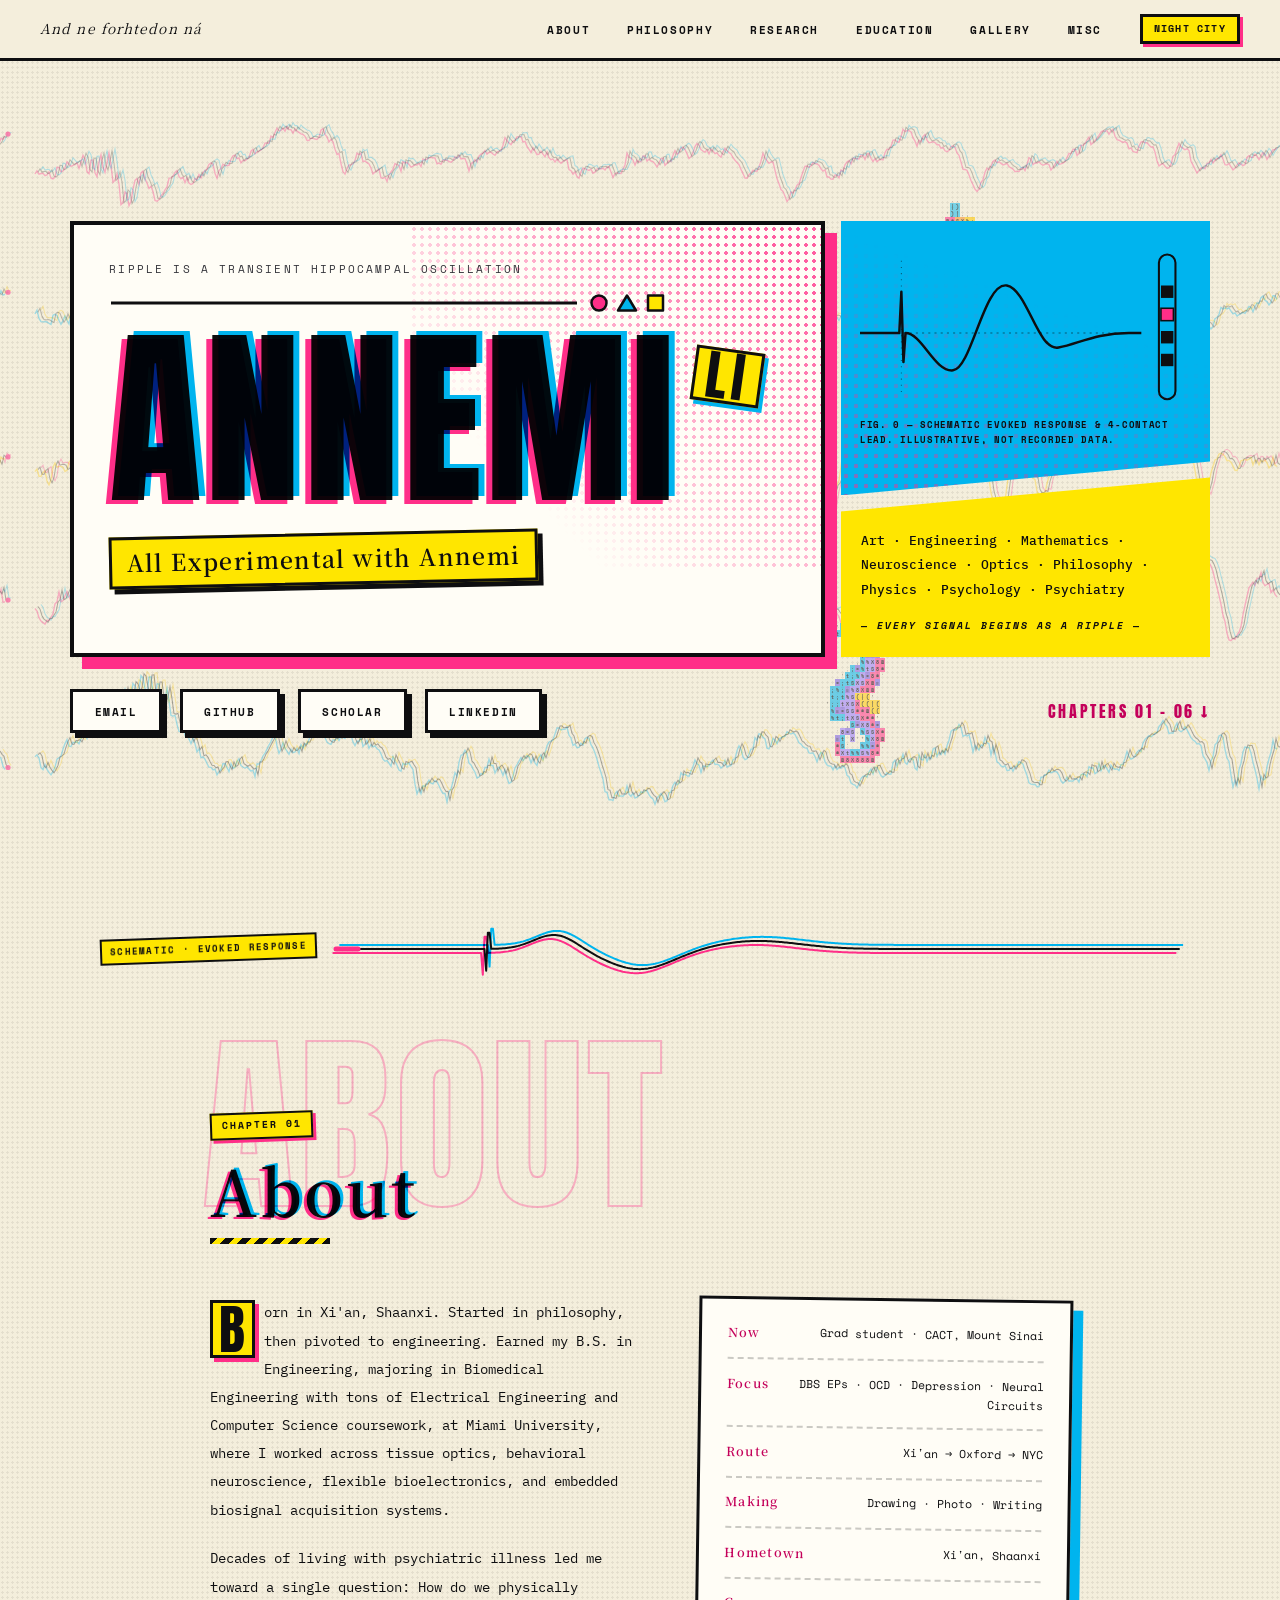
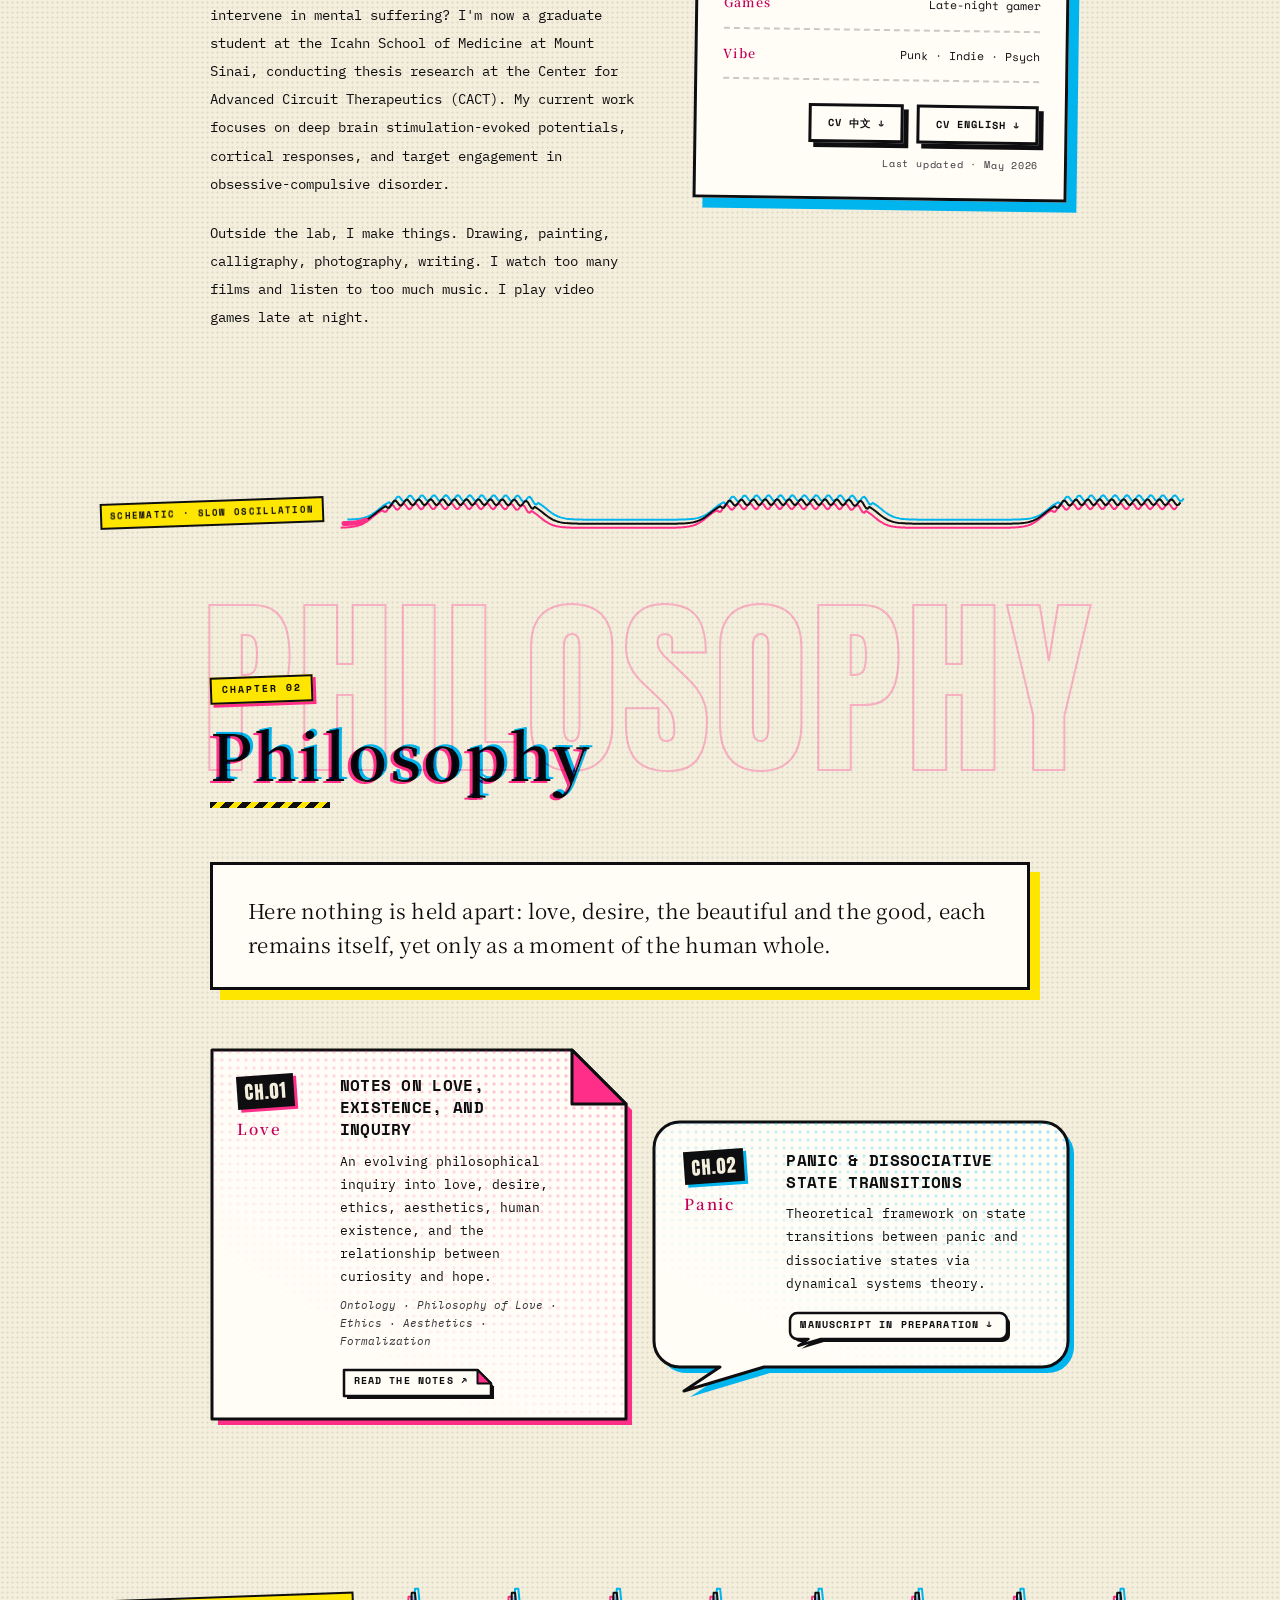
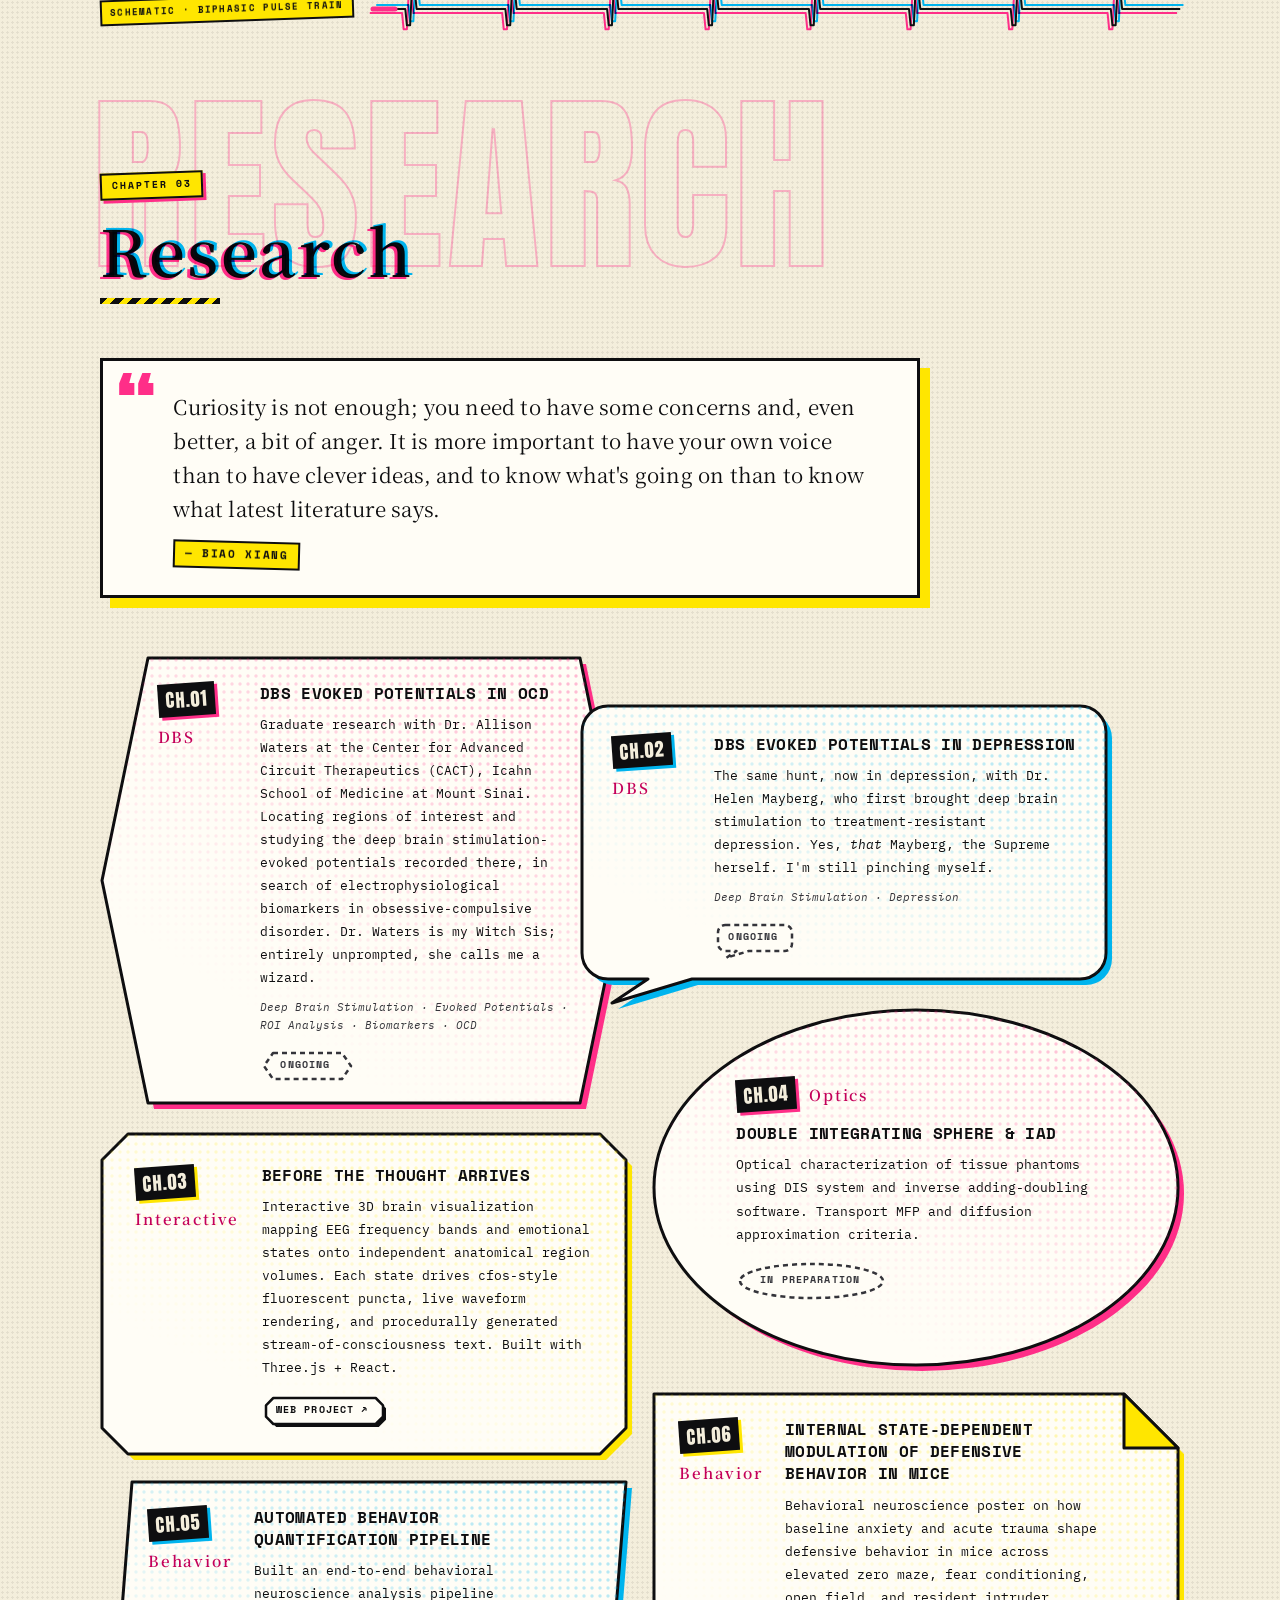
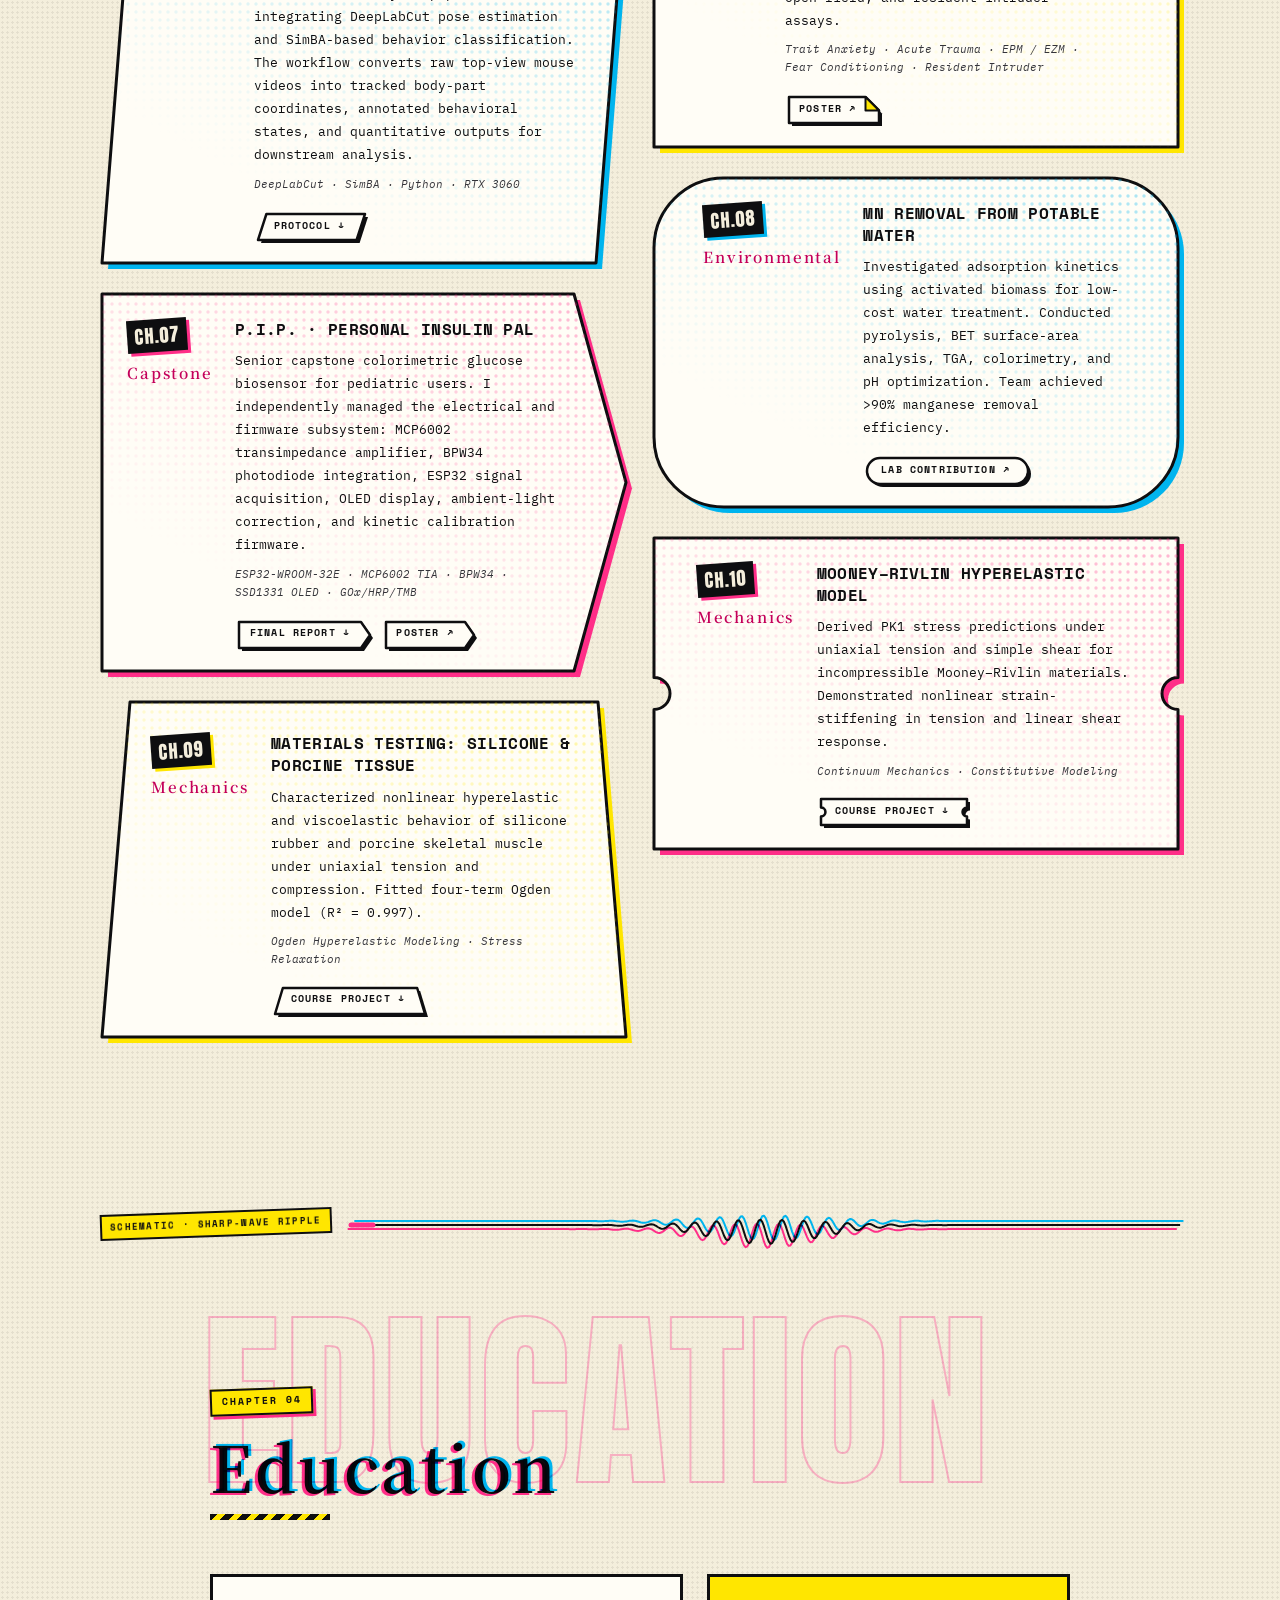
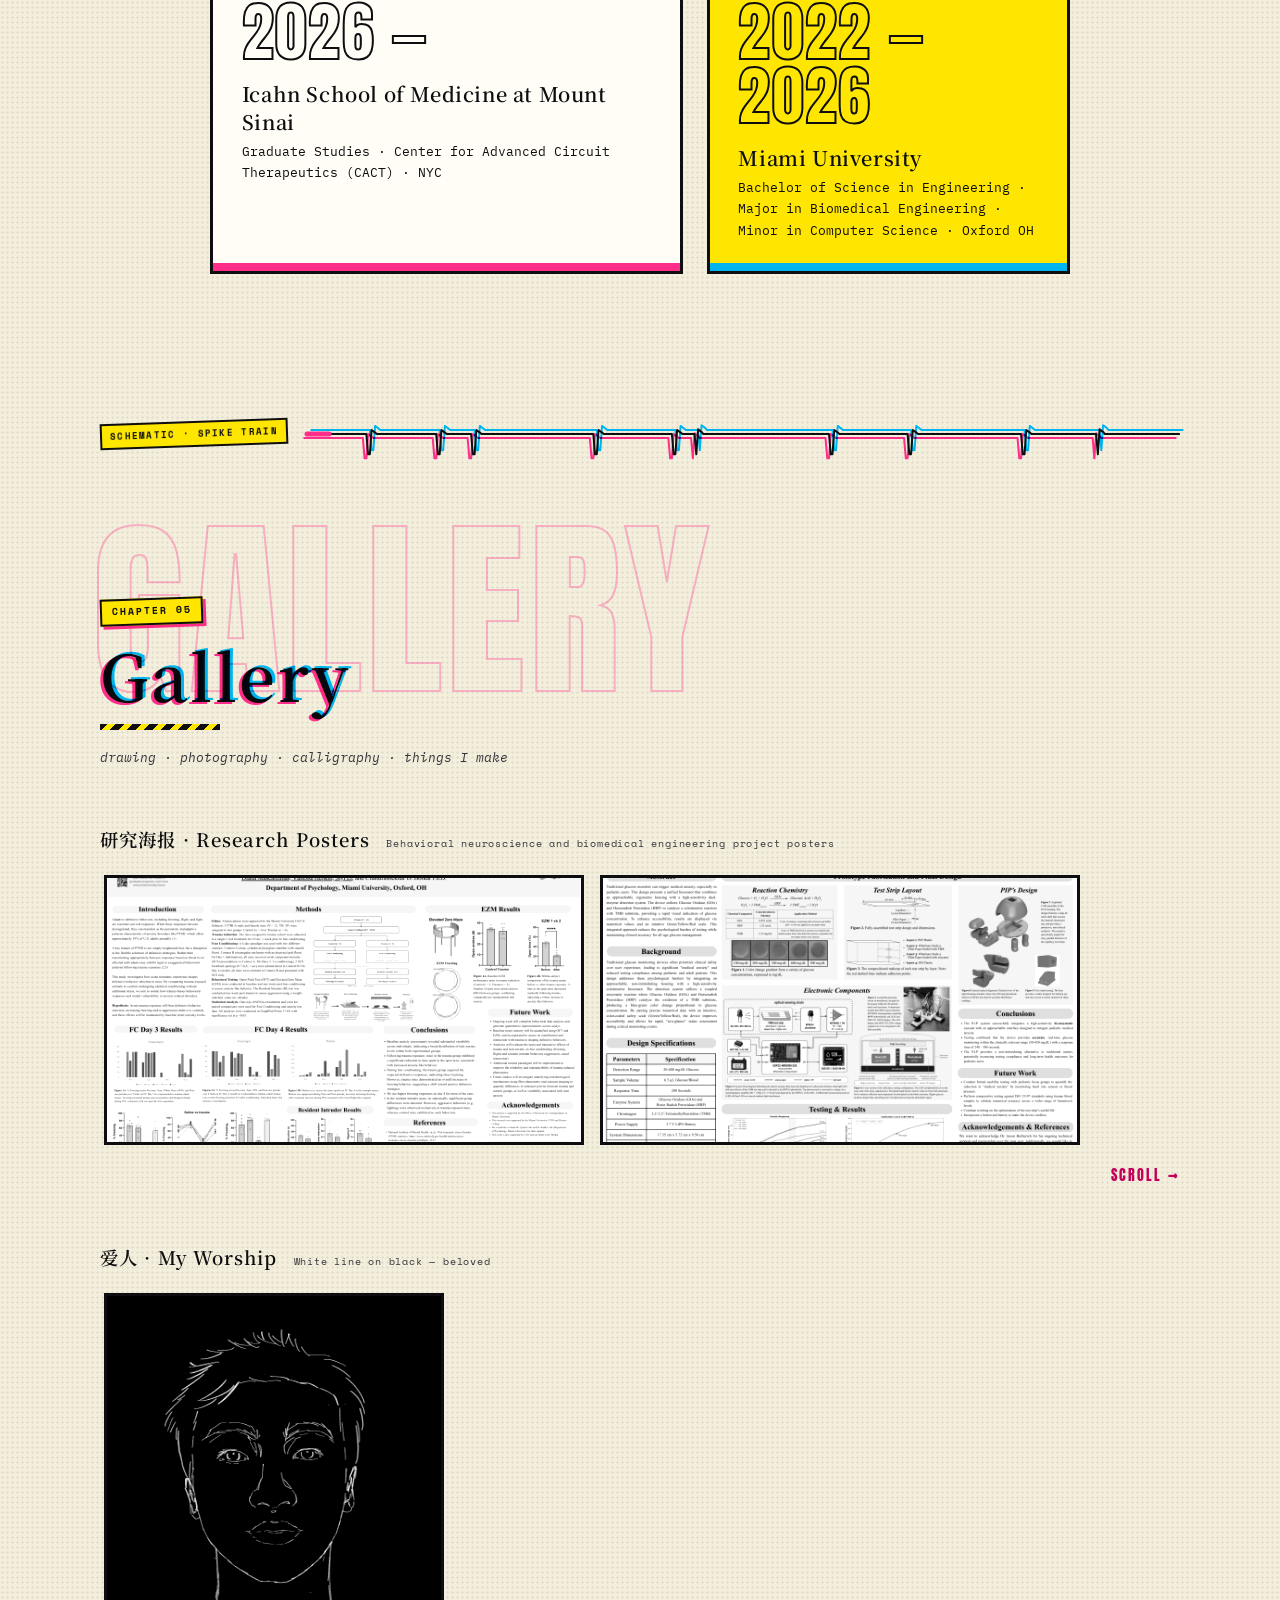
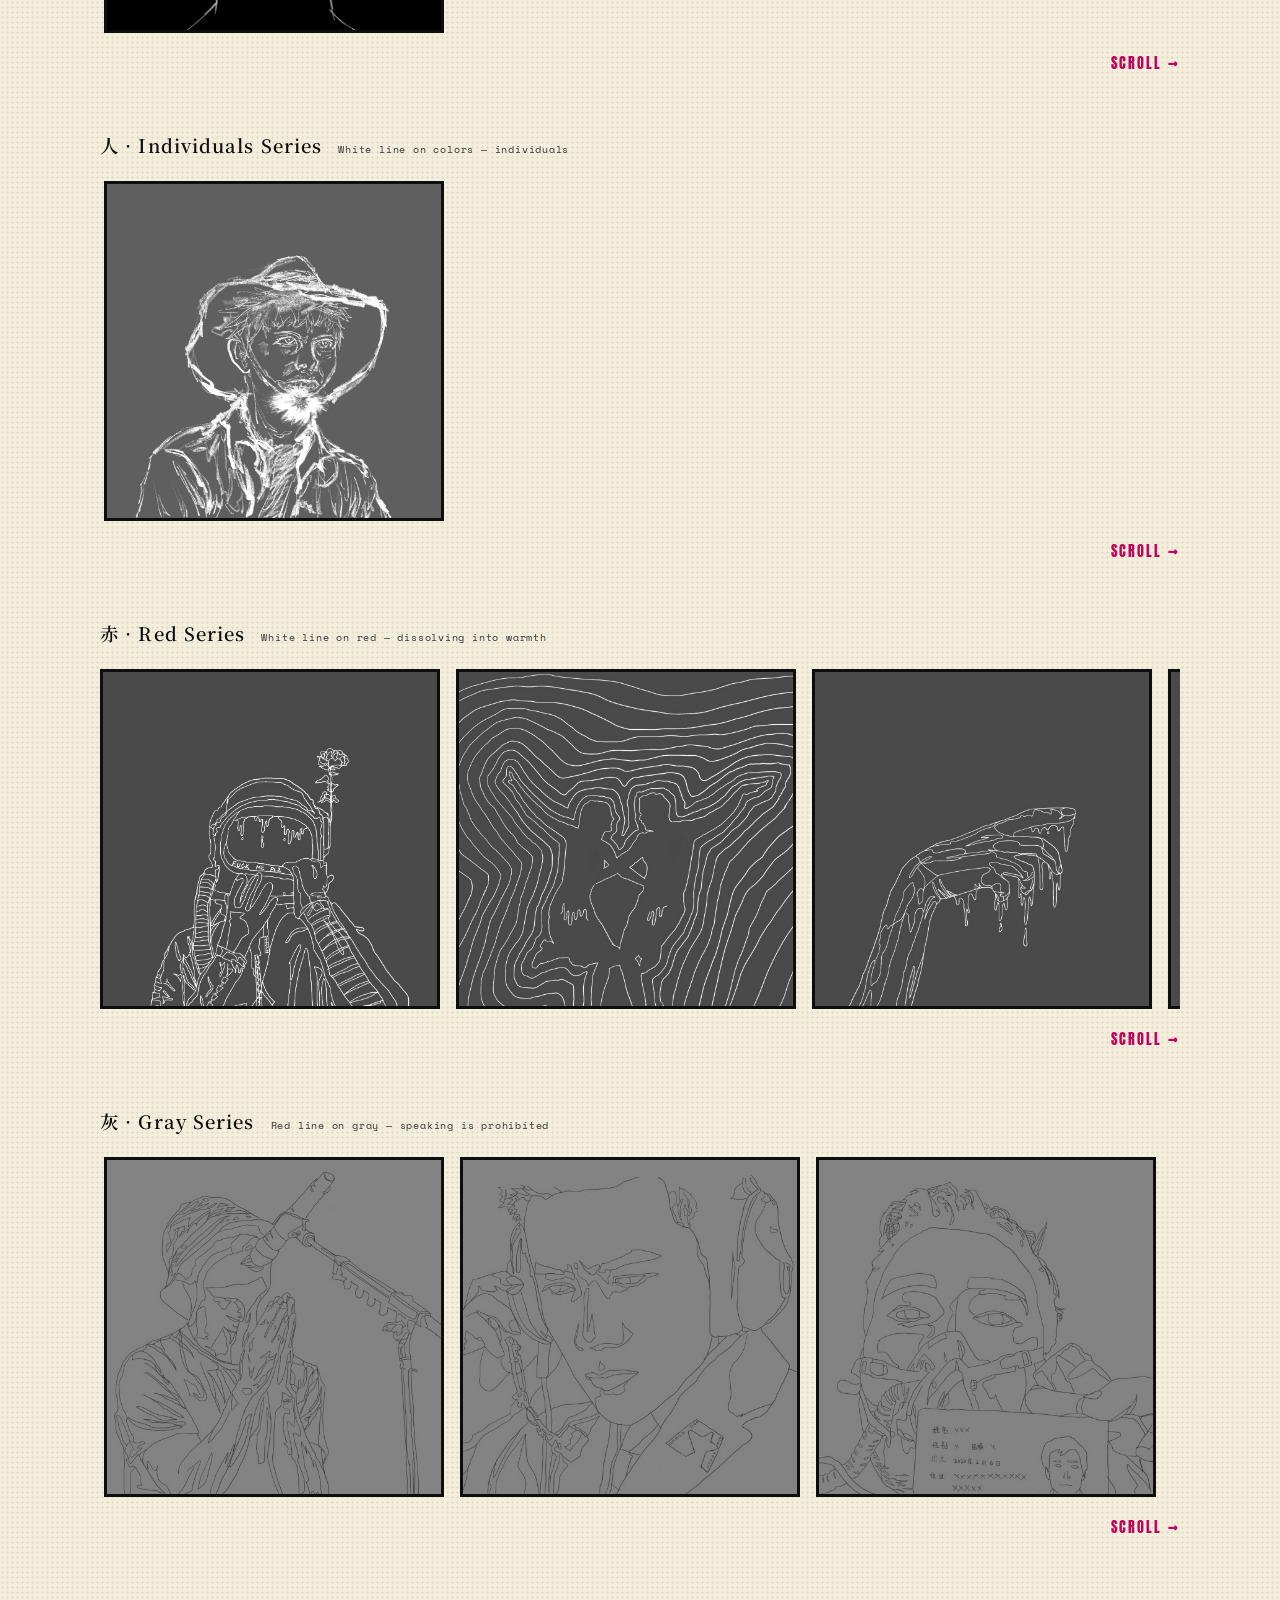
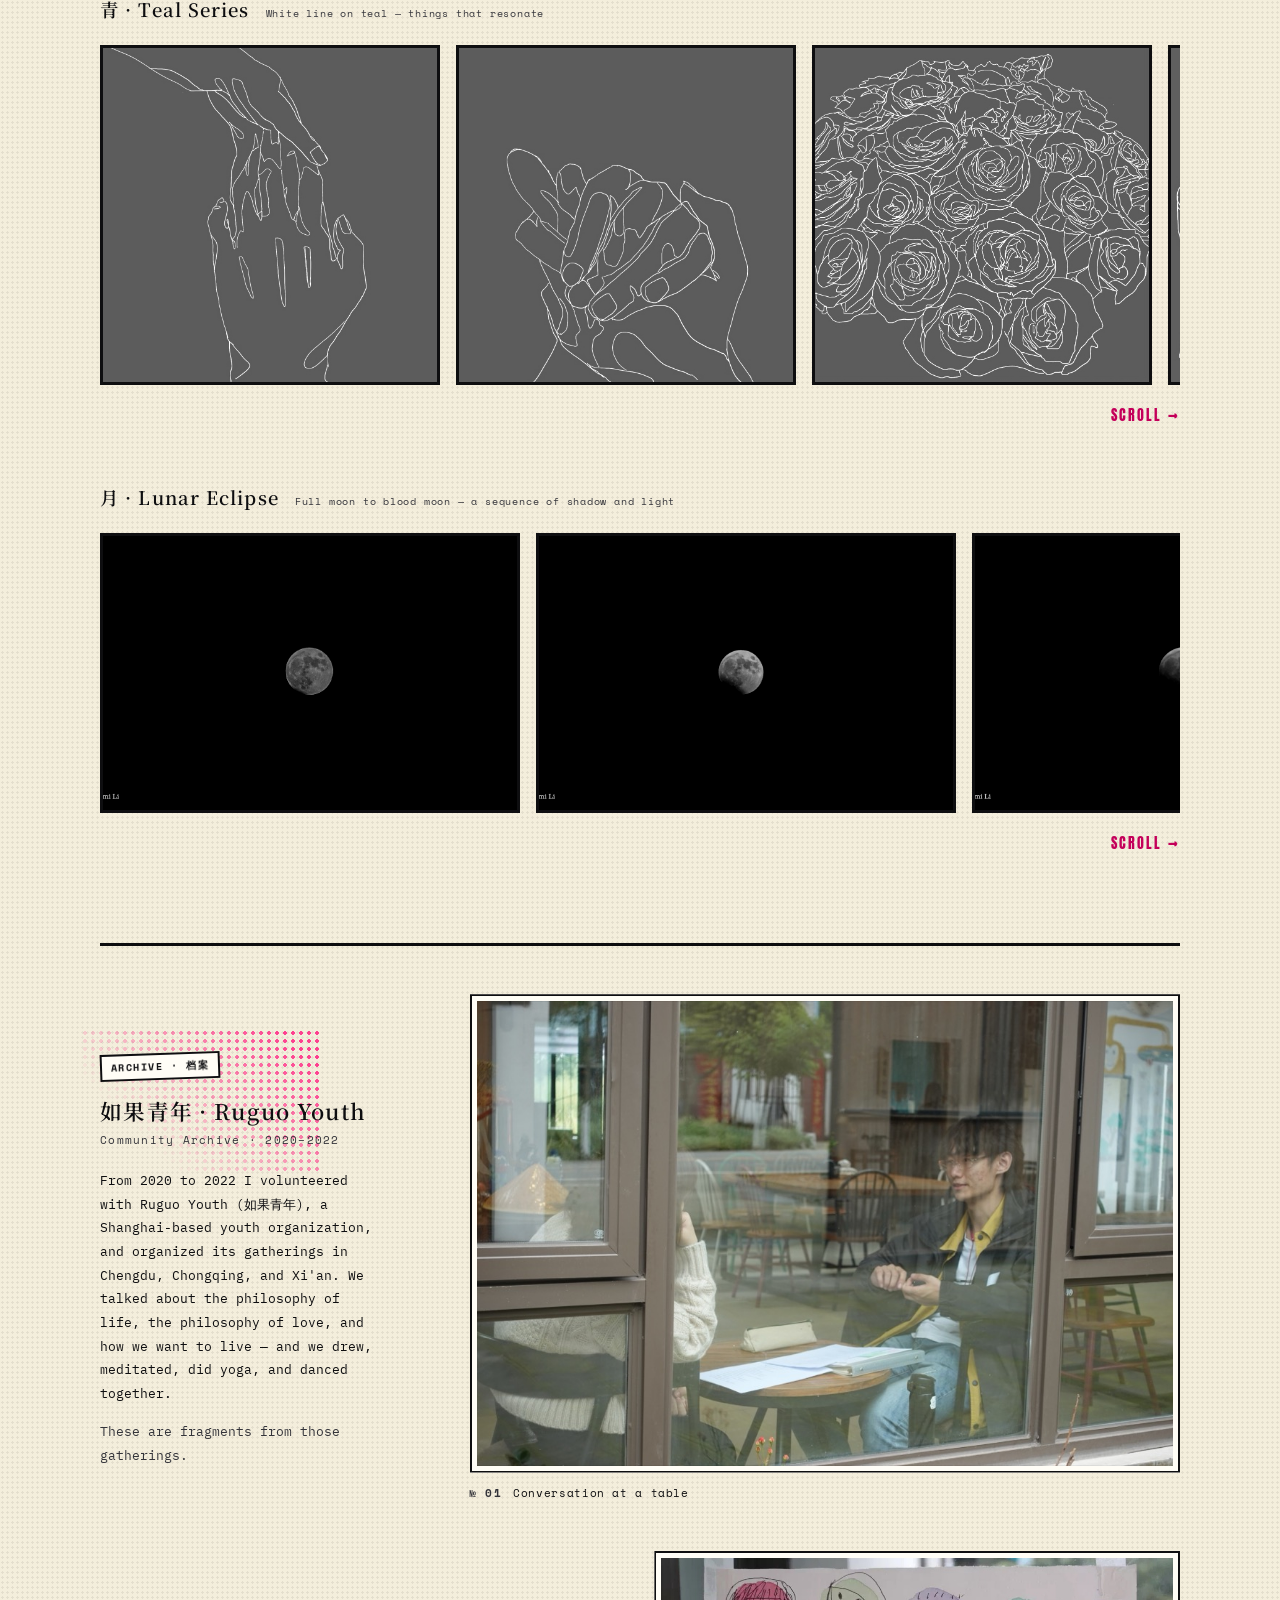
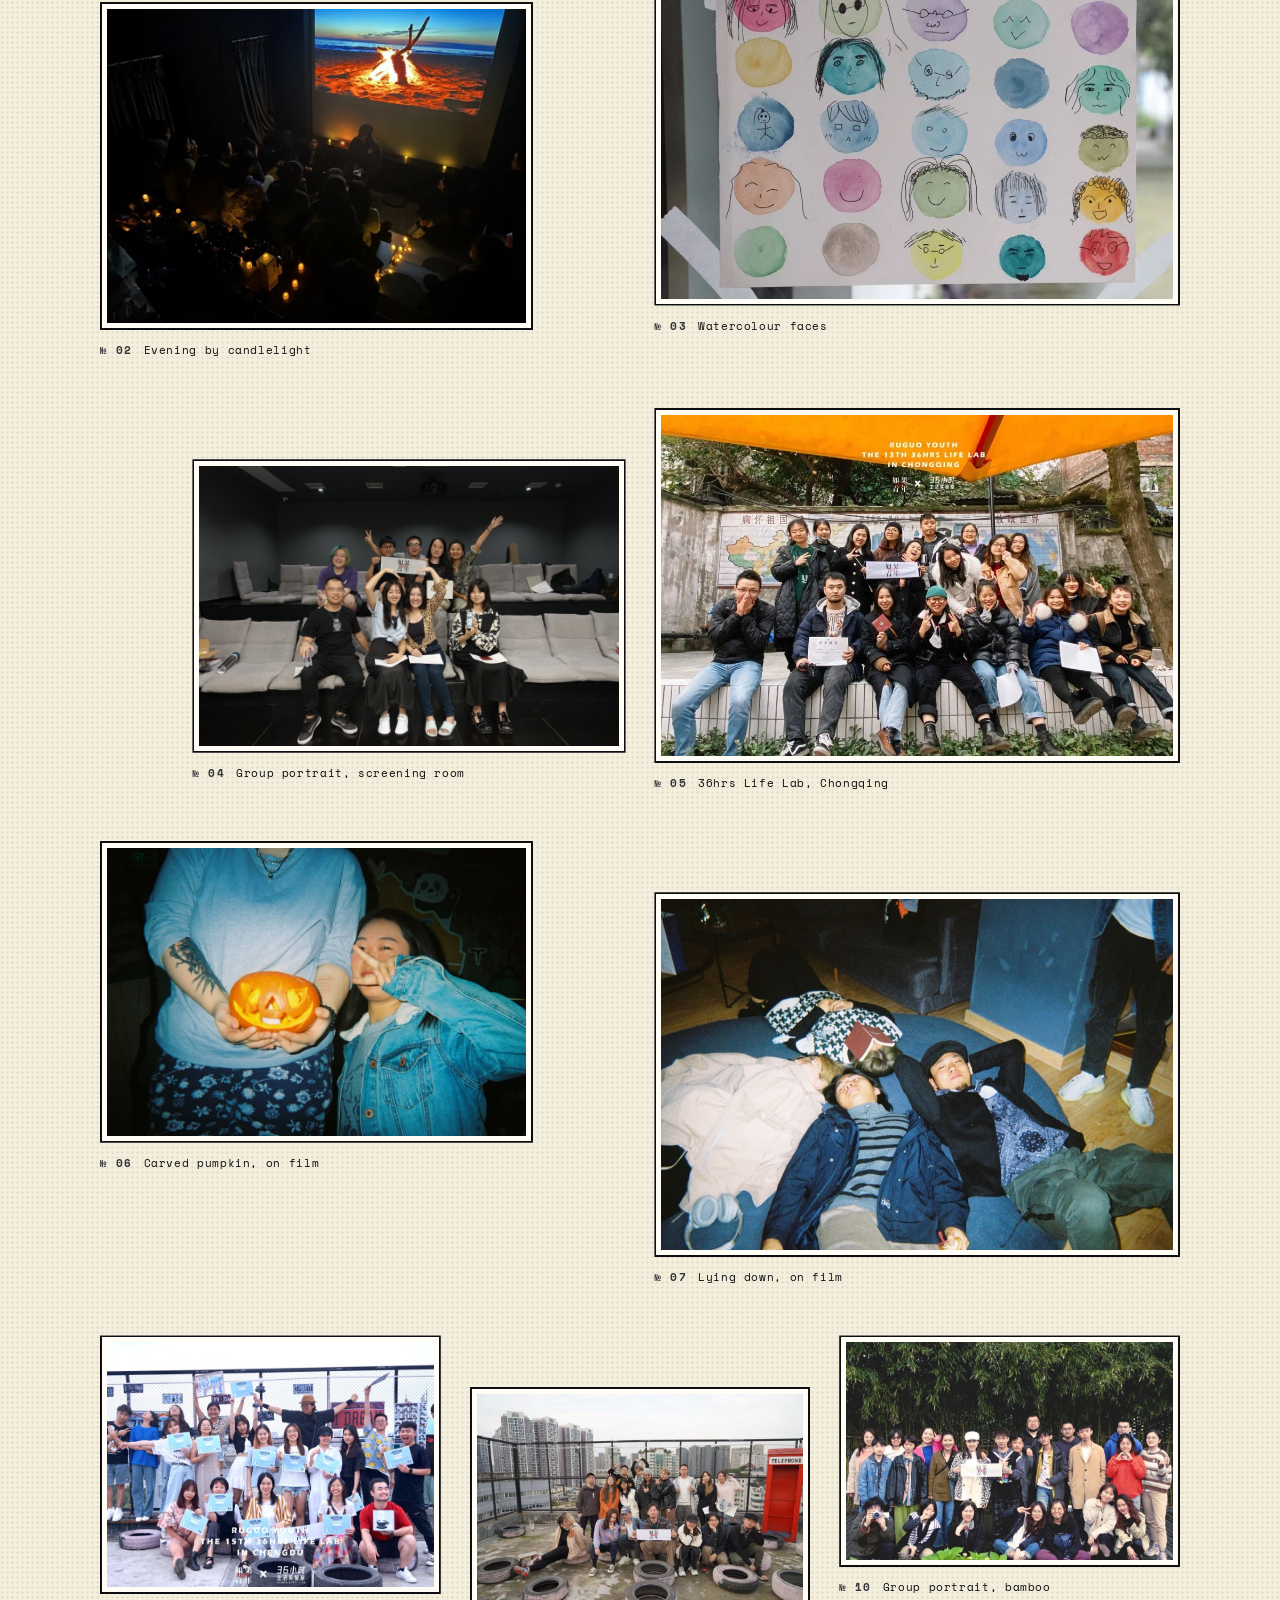
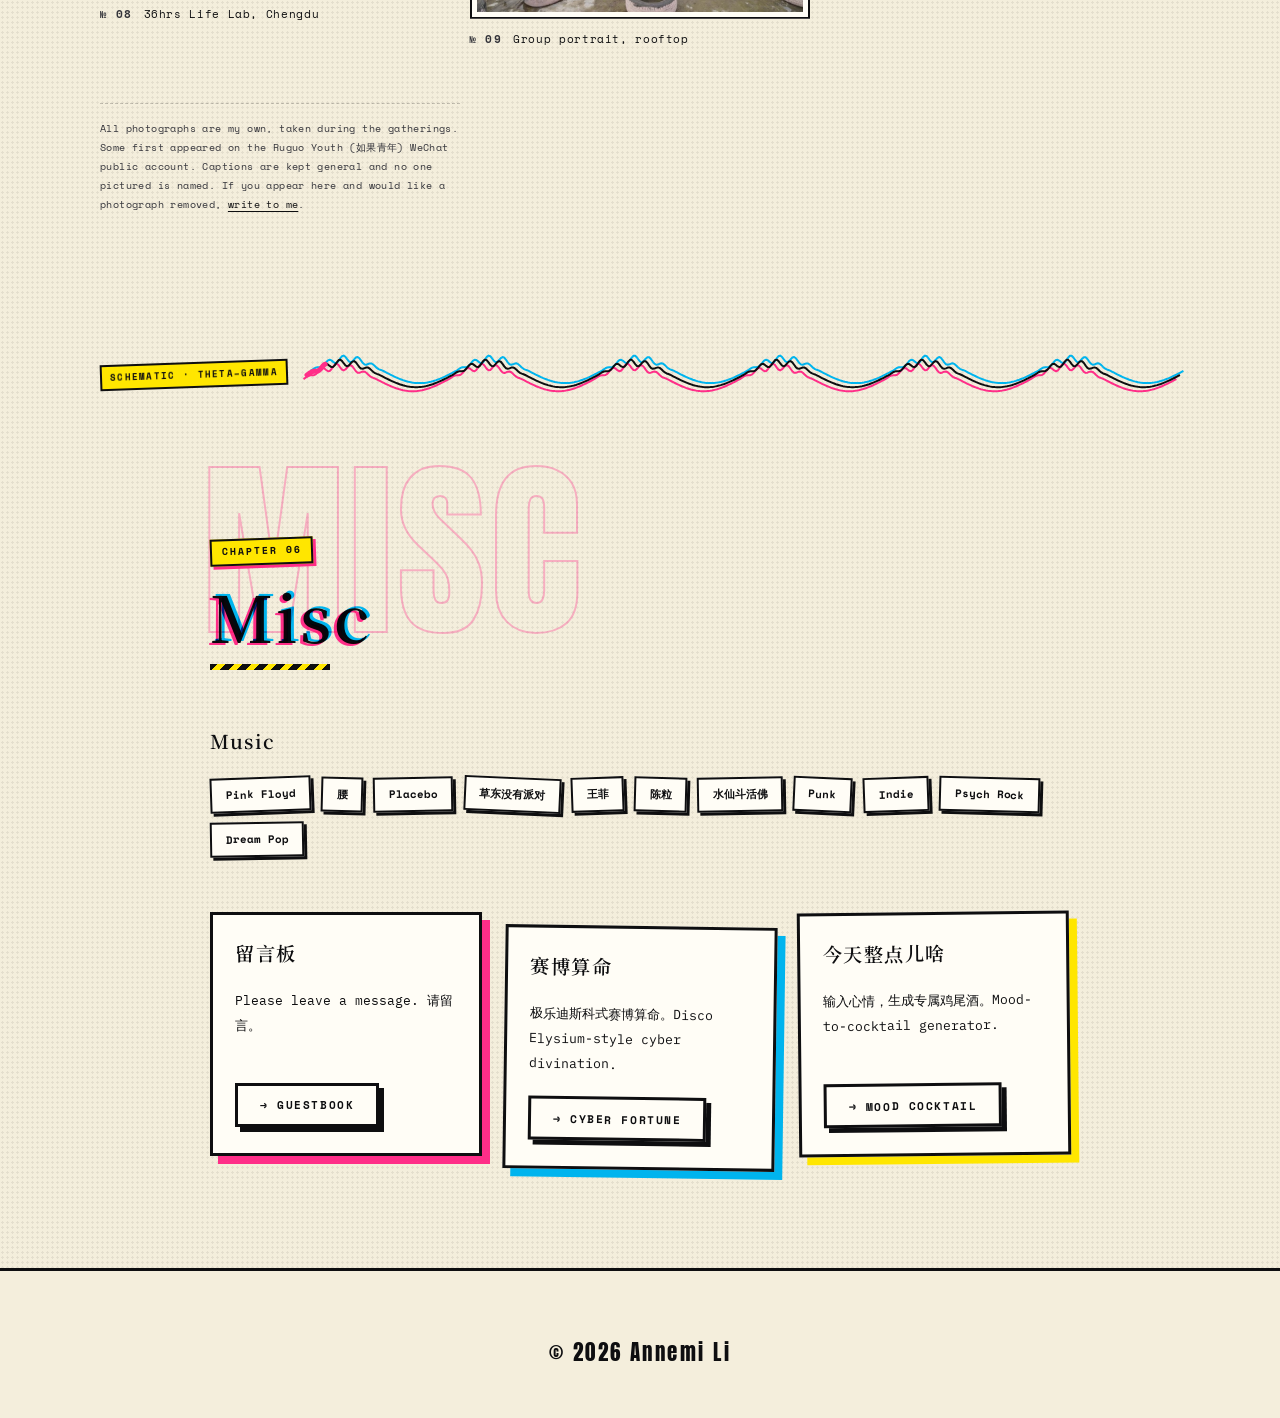
<file: index.html>
<!DOCTYPE html>
<html lang="en" data-theme="paper">
<head>
<meta charset="UTF-8">
<meta name="viewport" content="width=device-width, initial-scale=1.0">
<title>Annemi Li</title>
<meta name="description" content="Annemi Li — biomedical engineering, neuroscience, psychiatric BCI, and things I make.">
<script>
  // Before first paint: enable JS-only reveals, restore theme and motion preference.
  (function () {
    var d = document.documentElement, t = null;
    d.classList.add('js');
    try { t = localStorage.getItem('theme'); } catch (e) {}
    d.dataset.theme = t || 'paper';
    d.dataset.motion = window.matchMedia('(prefers-reduced-motion: reduce)').matches ? 'reduce' : 'full';
  })();
</script>
<link rel="preconnect" href="https://fonts.googleapis.com">
<link rel="preconnect" href="https://fonts.gstatic.com" crossorigin>
<link rel="stylesheet" href="https://fonts.googleapis.com/css2?family=Anton&family=Space+Mono:ital,wght@0,400;0,700;1,400&family=IBM+Plex+Mono:wght@300;400;500&family=Noto+Serif+SC:wght@200;300;400;600&display=swap">
<link rel="stylesheet" href="assets/frames.css?v=20261107">
</head>
<body>

<a class="skip-link" href="#about">Skip to content</a>
<div class="intro-wipe" aria-hidden="true"></div>

<!-- Ripple background canvas (decorative) -->
<canvas id="rippleCanvas" aria-hidden="true"></canvas>

<nav aria-label="Primary">
  <a href="#hero" class="logo">And ne forhtedon ná</a>
  <div class="nav-right">
    <ul>
      <li><a href="#about">About</a></li>
      <li><a href="#philosophy">Philosophy</a></li>
      <li><a href="#research">Research</a></li>
      <li><a href="#education">Education</a></li>
      <li><a href="#gallery">Gallery</a></li>
      <li><a href="#interests">Misc</a></li>
    </ul>
    <button type="button" class="theme-toggle" aria-label="Switch to dark Night City theme">Night City</button>
  </div>
</nav>

<main>

<!-- ─── Hero: the cover ─── -->
<section id="hero">
  <div class="cover">

    <div class="cover-panel cover-main">
      <span class="halftone" aria-hidden="true"></span>
      <p class="hero-quote">Ripple is a transient hippocampal oscillation</p>
      <svg class="hero-rule" viewBox="0 0 560 20" aria-hidden="true" focusable="false">
        <line x1="2" y1="10" x2="468" y2="10"/>
        <circle class="g g-hot" cx="490" cy="10" r="7.5"/>
        <path class="g g-cyan" d="M509 17.5 L518 2.5 L527 17.5 Z"/>
        <rect class="g g-acid" x="539" y="2.5" width="15" height="15"/>
      </svg>

      <p class="hero-name-en"><span class="sr-only">Annemi Li</span><span data-chroma="static" aria-hidden="true">ANNEMI</span><span class="wm-li" aria-hidden="true">LI</span></p>

      <span class="zap" aria-hidden="true"><b>ZAP!</b></span>

      <h1 class="hero-name">All Experimental with Annemi</h1>
    </div>

    <figure class="cover-panel cover-signal" aria-label="Schematic illustration of an evoked response and a four-contact electrode lead. Illustrative only, not recorded data.">
      <svg viewBox="0 0 320 160" aria-hidden="true" focusable="false">
        <line class="axis" x1="0" y1="90" x2="262" y2="90" stroke-dasharray="2 4"/>
        <line class="axis" x1="40" y1="20" x2="40" y2="150" stroke-dasharray="1 5"/>
        <path class="trace" d="M0 90 H38 L40 50 L42 118 L44 90 C60 90 72 128 90 126 C108 124 120 40 142 44 C162 48 172 108 192 104 C212 100 228 90 260 90 H272"/>
        <path class="trace-pulse" d="M0 90 H38 L40 50 L42 118 L44 90 C60 90 72 128 90 126 C108 124 120 40 142 44 C162 48 172 108 192 104 C212 100 228 90 260 90 H272"/>
        <rect class="lead" x="289" y="14" width="16" height="140" rx="8"/>
        <rect class="contact" x="291" y="44" width="12" height="12"/>
        <rect class="contact active" x="291" y="66" width="12" height="12"/>
        <rect class="contact" x="291" y="88" width="12" height="12"/>
        <rect class="contact" x="291" y="110" width="12" height="12"/>
      </svg>
      <figcaption class="fig-note">Fig. 0 — schematic evoked response &amp; 4-contact lead. Illustrative, not recorded data.</figcaption>
    </figure>

    <div class="cover-panel cover-notes">
      <p class="hero-tagline">
        Art · Engineering · Mathematics · Neuroscience · Optics · Philosophy · Physics · Psychology · Psychiatry
      </p>
      <p class="hero-ripple-text">
        — every signal begins as a ripple —
      </p>
    </div>

    <div class="cover-links hero-links">
      <a class="print-btn" href="mailto:lis125@miamioh.edu">Email</a>
      <a class="print-btn" href="https://github.com/AnnemiL-experimental">GitHub</a>
      <a class="print-btn" href="#">Scholar</a>
      <a class="print-btn" href="https://www.linkedin.com/in/siyi-l-03a2a7380/">LinkedIn</a>
      <span class="cover-cue" aria-hidden="true">Chapters 01 – 06 ↓</span>
    </div>

  </div>
</section>

<div class="signal-divider" data-wave="ep" data-label="schematic · evoked response" aria-hidden="true"></div>

<!-- ─── About ─── -->
<section id="about">
  <div class="section-head fade-in" data-word="ABOUT">
    <p class="section-label">Chapter 01</p>
    <h2 class="section-title"><span data-chroma="static">About</span></h2>
  </div>

  <div class="about-layout fade-in">
    <div class="about-text">
      <p>
        Born in Xi'an, Shaanxi. Started in philosophy, then pivoted to engineering. 
        Earned my B.S. in Engineering, majoring in Biomedical Engineering with tons 
        of Electrical Engineering and Computer Science coursework, at Miami 
        University, where I worked across tissue optics, behavioral neuroscience, 
        flexible bioelectronics, and embedded biosignal acquisition systems.
      </p>
      <p>
        Decades of living with psychiatric illness led me toward a single question: 
        How do we physically intervene in mental suffering? I'm now a graduate student 
        at the Icahn School of Medicine at Mount Sinai, conducting thesis research at 
        the Center for Advanced Circuit Therapeutics (CACT). My current work focuses on 
        deep brain stimulation-evoked potentials, cortical responses, and target engagement 
        in obsessive-compulsive disorder.
      </p>
      <p>
        Outside the lab, I make things. Drawing, painting, calligraphy, photography, 
        writing. I watch too many films and listen to too much music. I play video 
        games late at night.
      </p>
    </div>

    <div class="about-info">
      <div class="info-row"><span class="label">Now</span><span class="value">Grad student · CACT, Mount Sinai</span></div>
      <div class="info-row"><span class="label">Focus</span><span class="value">DBS EPs · OCD · Depression · Neural Circuits</span></div>
      <div class="info-row"><span class="label">Route</span><span class="value">Xi'an → Oxford → NYC</span></div>
      <div class="info-row"><span class="label">Making</span><span class="value">Drawing · Photo · Writing</span></div>
      <div class="info-row"><span class="label">Hometown</span><span class="value">Xi'an, Shaanxi</span></div>
      <div class="info-row"><span class="label">Games</span><span class="value">Late-night gamer</span></div>
      <div class="info-row"><span class="label">Vibe</span><span class="value">Punk · Indie · Psych</span></div>
      <div class="cv-downloads">
        <a class="print-btn" href="gallery/Siyi_Li_CV_CN.pdf" target="_blank">CV 中文 ↓</a>
        <a class="print-btn" href="gallery/Siyi_Li_CV_EN.pdf" target="_blank">CV English ↓</a>
      </div>
      <div class="cv-updated">Last updated · May 2026</div>
    </div>
  </div>
</section>

<div class="signal-divider" data-wave="slow" data-label="schematic · slow oscillation" aria-hidden="true"></div>

<!-- ─── Philosophy ─── -->
<section id="philosophy">
  <div class="section-head fade-in" data-word="PHILOSOPHY">
    <p class="section-label">Chapter 02</p>
    <h2 class="section-title"><span data-chroma="static">Philosophy</span></h2>
  </div>

  <div class="research-quote is-narration fade-in">
    <p>Here nothing is held apart: love, desire, the beautiful and the good, each remains itself, yet only as a moment of the human whole.</p>
  </div>

  <div class="research-grid fade-in">
    <article class="research-item" data-kind="dogear">
      <div class="r-tag">Love</div>
      <div>
        <h3>Notes on Love, Existence, and Inquiry</h3>
        <p>An evolving philosophical inquiry into love, desire, ethics, aesthetics, human existence, and the relationship between curiosity and hope.</p>
        <div class="meta">Ontology · Philosophy of Love · Ethics · Aesthetics · Formalization</div>
        <a href="notes/" target="_blank" class="status ready" aria-label="Read Notes on Love, Existence, and Inquiry (opens in a new tab)">Read the Notes ↗</a>
      </div>
    </article>
    <article class="research-item">
      <div class="r-tag">Panic</div>
      <div>
        <h3>Panic & Dissociative State Transitions</h3>
        <p>Theoretical framework on state transitions between panic and dissociative states via dynamical systems theory.</p>
        <a href="gallery/failure-of-relaxation.pdf" target="_blank" class="status ready">Manuscript in Preparation ↓</a>
      </div>
    </article>
  </div>
</section>

<div class="signal-divider" data-wave="pulse" data-label="schematic · biphasic pulse train" aria-hidden="true"></div>

<!-- ─── Research ─── -->
<section id="research">
  <div class="section-head fade-in" data-word="RESEARCH">
    <p class="section-label">Chapter 03</p>
    <h2 class="section-title"><span data-chroma="static">Research</span></h2>
  </div>

  <figure class="research-quote fade-in">
    <blockquote>
      <p>Curiosity is not enough; you need to have some concerns and, even better, a bit of anger. It is more important to have your own voice than to have clever ideas, and to know what's going on than to know what latest literature says.</p>
    </blockquote>
    <figcaption>— Biao Xiang</figcaption>
  </figure>

  <div class="research-grid fade-in">
    <article class="research-item" data-pair="start">
      <div class="r-tag">DBS</div>
      <div>
        <h3>DBS Evoked Potentials in OCD</h3>
        <p>Graduate research with Dr. Allison Waters at the Center for Advanced Circuit Therapeutics (CACT), Icahn School of Medicine at Mount Sinai. Locating regions of interest and studying the deep brain stimulation-evoked potentials recorded there, in search of electrophysiological biomarkers in obsessive-compulsive disorder. Dr. Waters is my Witch Sis; entirely unprompted, she calls me a wizard.</p>
        <div class="meta">Deep Brain Stimulation · Evoked Potentials · ROI Analysis · Biomarkers · OCD</div>
        <span class="status prep">Ongoing</span>
      </div>
    </article>
    <article class="research-item" data-pair="end">
      <div class="r-tag">DBS</div>
      <div>
        <h3>DBS Evoked Potentials in Depression</h3>
        <p>The same hunt, now in depression, with Dr. Helen Mayberg, who first brought deep brain stimulation to treatment-resistant depression. Yes, <em>that</em> Mayberg, the Supreme herself. I'm still pinching myself.</p>
        <div class="meta">Deep Brain Stimulation · Depression</div>
        <span class="status prep">Ongoing</span>
      </div>
    </article>
    <article class="research-item">
      <div class="r-tag">Interactive</div>
      <div>
        <h3>Before The Thought Arrives</h3>
        <p>Interactive 3D brain visualization mapping EEG frequency bands and emotional states onto independent anatomical region volumes. Each state drives cfos-style fluorescent puncta, live waveform rendering, and procedurally generated stream-of-consciousness text. Built with Three.js + React.</p>
        <a href="https://before-the-thought-arrives.annemi.studio/" target="_blank" class="status ready">Web Project ↗</a>
      </div>
    </article>
    <article class="research-item">
      <div class="r-tag">Optics</div>
      <div>
        <h3>Double Integrating Sphere & IAD</h3>
        <p>Optical characterization of tissue phantoms using DIS system and inverse adding-doubling software. Transport MFP and diffusion approximation criteria.</p>
        <span class="status prep">In Preparation</span>
      </div>
    </article>
    <article class="research-item">
      <div class="r-tag">Behavior</div>
      <div>
        <h3>Automated Behavior Quantification Pipeline</h3>
        <p>Built an end-to-end behavioral neuroscience analysis pipeline integrating DeepLabCut pose estimation and SimBA-based behavior classification. The workflow converts raw top-view mouse videos into tracked body-part coordinates, annotated behavioral states, and quantitative outputs for downstream analysis.</p>
        <div class="meta">DeepLabCut · SimBA · Python · RTX 3060</div>
        <div class="project-links">
          <a href="gallery/DLC_SimBA_Protocol.pdf" target="_blank" class="status ready">Protocol ↓</a>
        </div>
      </div>
    </article>
    <article class="research-item">
      <div class="r-tag">Behavior</div>
      <div>
        <h3>Internal State-Dependent Modulation of Defensive Behavior in Mice</h3>
        <p>Behavioral neuroscience poster on how baseline anxiety and acute trauma shape defensive behavior in mice across elevated zero maze, fear conditioning, open field, and resident intruder assays.</p>
        <div class="meta">Trait Anxiety · Acute Trauma · EPM / EZM · Fear Conditioning · Resident Intruder</div>
        <div class="project-links">
          <a href="gallery/defensive-behavior-poster.png" target="_blank" class="status ready">Poster ↗</a>
        </div>
      </div>
    </article>
    <article class="research-item">
      <div class="r-tag">Capstone</div>
      <div>
        <h3>P.I.P. · Personal Insulin Pal</h3>
        <p>Senior capstone colorimetric glucose biosensor for pediatric users. I independently managed the electrical and firmware subsystem: MCP6002 transimpedance amplifier, BPW34 photodiode integration, ESP32 signal acquisition, OLED display, ambient-light correction, and kinetic calibration firmware.</p>
        <div class="meta">ESP32-WROOM-32E · MCP6002 TIA · BPW34 · SSD1331 OLED · GOx/HRP/TMB</div>
        <div class="project-links">
          <a href="gallery/pip-final-design-report.docx" target="_blank" class="status ready">Final Report ↓</a>
          <a href="gallery/pip-poster.png" target="_blank" class="status ready">Poster ↗</a>
        </div>
      </div>
    </article>
    <article class="research-item">
      <div class="r-tag">Environmental</div>
      <div>
        <h3>Mn Removal from Potable Water</h3>
        <p>Investigated adsorption kinetics using activated biomass for low-cost water treatment. Conducted pyrolysis, BET surface-area analysis, TGA, colorimetry, and pH optimization. Team achieved >90% manganese removal efficiency.</p>
        <a href="https://miamioh.edu/undergraduate-research/research-opportunities/undergraduate-research-forum/2024/poster-presentations/session-a-61-70.html" target="_blank" class="status ready">Lab Contribution ↗</a>
      </div>
    </article>
    <article class="research-item">
      <div class="r-tag">Mechanics</div>
      <div>
        <h3>Materials Testing: Silicone & Porcine Tissue</h3>
        <p>Characterized nonlinear hyperelastic and viscoelastic behavior of silicone rubber and porcine skeletal muscle under uniaxial tension and compression. Fitted four-term Ogden model (R² = 0.997).</p>
        <div class="meta">Ogden Hyperelastic Modeling · Stress Relaxation</div>
        <a href="gallery/materials-testing.pdf" target="_blank" class="status ready">Course Project ↓</a>
      </div>
    </article>
    <article class="research-item">
      <div class="r-tag">Mechanics</div>
      <div>
        <h3>Mooney–Rivlin Hyperelastic Model</h3>
        <p>Derived PK1 stress predictions under uniaxial tension and simple shear for incompressible Mooney–Rivlin materials. Demonstrated nonlinear strain-stiffening in tension and linear shear response.</p>
        <div class="meta">Continuum Mechanics · Constitutive Modeling</div>
        <a href="gallery/mooney-rivlin.pdf" target="_blank" class="status ready">Course Project ↓</a>
      </div>
    </article>
  </div>
</section>

<div class="signal-divider" data-wave="ripple" data-label="schematic · sharp-wave ripple" aria-hidden="true"></div>

<!-- ─── Education ─── -->
<section id="education">
  <div class="section-head fade-in" data-word="EDUCATION">
    <p class="section-label">Chapter 04</p>
    <h2 class="section-title"><span data-chroma="static">Education</span></h2>
  </div>

  <div class="edu-list fade-in">
    <div class="edu-item">
      <div class="year">2026 —</div>
      <h3>Icahn School of Medicine at Mount Sinai</h3>
      <p>Graduate Studies · Center for Advanced Circuit Therapeutics (CACT) · NYC</p>
    </div>
    <div class="edu-item">
      <div class="year">2022 — 2026</div>
      <h3>Miami University</h3>
      <p>Bachelor of Science in Engineering · Major in Biomedical Engineering · Minor in Computer Science · Oxford OH</p>
    </div>
  </div>
</section>

<div class="signal-divider" data-wave="spikes" data-label="schematic · spike train" aria-hidden="true"></div>

<!-- ─── Gallery ─── -->
<section id="gallery">
  <div class="section-head fade-in" data-word="GALLERY">
    <p class="section-label">Chapter 05</p>
    <h2 class="section-title"><span data-chroma="static">Gallery</span></h2>
    <p class="gallery-desc">drawing · photography · calligraphy · things I make</p>
  </div>

  <div class="gallery-grid fade-in">
    <!-- Research Posters -->
    <div class="gallery-series">
      <div class="series-header">
        <h3 class="series-title">研究海报 · Research Posters</h3>
        <p class="series-desc">Behavioral neuroscience and biomedical engineering project posters</p>
      </div>
      <div class="series-scroll">
        <a class="series-item" style="width:480px;height:270px;" href="gallery/defensive-behavior-poster.png" target="_blank"><img src="gallery/defensive-behavior-poster.png" alt="Internal State-Dependent Modulation of Defensive Behavior in Mice poster" loading="lazy"><div class="s-overlay"><h4>Defensive Behavior in Mice</h4><p>Poster</p></div></a>
        <a class="series-item" style="width:480px;height:270px;" href="gallery/pip-poster.png" target="_blank"><img src="gallery/pip-poster.png" alt="P.I.P. Personal Insulin Pal poster" loading="lazy"><div class="s-overlay"><h4>P.I.P. Personal Insulin Pal</h4><p>Poster</p></div></a>
      </div>
      <p class="series-hint">scroll →</p>
    </div>

    <!-- My Worship -->
    <div class="gallery-series">
      <div class="series-header">
        <h3 class="series-title">爱人 · My Worship</h3>
        <p class="series-desc">White line on black — beloved</p>
      </div>
      <div class="series-scroll">
        <div class="series-item"><img src="gallery/my-worship.jpg" alt="White line portrait on black" loading="lazy"><div class="s-overlay"><h4>My Foxie</h4><p>Drawing</p></div></div>
      </div>
      <p class="series-hint">scroll →</p>
    </div>

    <!-- Individuals Series -->
    <div class="gallery-series">
      <div class="series-header">
        <h3 class="series-title">人 · Individuals Series</h3>
        <p class="series-desc">White line on colors — individuals</p>
      </div>
      <div class="series-scroll">
        <div class="series-item"><img src="gallery/portrait-hat.png" alt="Portrait" loading="lazy"><div class="s-overlay"><h4>The Sower</h4><p>Drawing</p></div></div>
      </div>
      <p class="series-hint">scroll →</p>
    </div>
    
    <!-- Red Series -->
    <div class="gallery-series">
      <div class="series-header">
        <h3 class="series-title">赤 · Red Series</h3>
        <p class="series-desc">White line on red — dissolving into warmth</p>
      </div>
      <div class="series-scroll">
        <div class="series-item"><img src="gallery/astronaut.jpeg" alt="Astronaut" loading="lazy"><div class="s-overlay"><h4>Astronaut</h4><p>Drawing</p></div></div>
        <div class="series-item"><img src="gallery/contour-figure.jpeg" alt="Contour figure" loading="lazy"><div class="s-overlay"><h4>La La Land</h4><p>Drawing</p></div></div>
        <div class="series-item"><img src="gallery/pizza.jpeg" alt="Pizza" loading="lazy"><div class="s-overlay"><h4>Fingering</h4><p>Drawing</p></div></div>
        <div class="series-item"><img src="gallery/leg.jpeg" alt="Anatomy" loading="lazy"><div class="s-overlay"><h4>Leg</h4><p>Drawing</p></div></div>
      </div>
      <p class="series-hint">scroll →</p>
    </div>

    <!-- Gray Series -->
    <div class="gallery-series">
      <div class="series-header">
        <h3 class="series-title">灰 · Gray Series</h3>
        <p class="series-desc">Red line on gray — speaking is prohibited</p>
      </div>
      <div class="series-scroll">
        <div class="series-item"><img src="gallery/singer.jpeg" alt="Singer" loading="lazy"><div class="s-overlay"><h4>Li Zhi</h4><p>Drawing</p></div></div>
        <div class="series-item"><img src="gallery/face-roses.jpeg" alt="Portrait with roses" loading="lazy"><div class="s-overlay"><h4>Hou Liang Ping</h4><p>Drawing</p></div></div>
        <div class="series-item"><img src="gallery/identity.jpeg" alt="Identity" loading="lazy"><div class="s-overlay"><h4>Li Wen Liang</h4><p>Drawing</p></div></div>
      </div>
      <p class="series-hint">scroll →</p>
    </div>

    <!-- Teal Series -->
    <div class="gallery-series">
      <div class="series-header">
        <h3 class="series-title">青 · Teal Series</h3>
        <p class="series-desc">White line on teal — things that resonate</p>
      </div>
      <div class="series-scroll">
        <div class="series-item"><img src="gallery/hands-touch.jpeg" alt="Hands touching" loading="lazy"><div class="s-overlay"><h4>Touch</h4><p>Drawing</p></div></div>
        <div class="series-item"><img src="gallery/hands-clasp.jpeg" alt="Hands clasping" loading="lazy"><div class="s-overlay"><h4>Clasp</h4><p>Drawing</p></div></div>
        <div class="series-item"><img src="gallery/roses.jpeg" alt="Roses" loading="lazy"><div class="s-overlay"><h4>Roses</h4><p>Drawing</p></div></div>
        <div class="series-item"><img src="gallery/guitar.jpeg" alt="Guitar" loading="lazy"><div class="s-overlay"><h4>Guitar</h4><p>Drawing</p></div></div>
      </div>
      <p class="series-hint">scroll →</p>
    </div>

    <!-- Lunar Eclipse -->
    <div class="gallery-series">
      <div class="series-header">
        <h3 class="series-title">月 · Lunar Eclipse</h3>
        <p class="series-desc">Full moon to blood moon — a sequence of shadow and light</p>
      </div>
      <div class="series-scroll">
        <div class="series-item" style="width:420px;height:280px;"><img src="gallery/moon-1.jpeg" alt="Full moon" loading="lazy"><div class="s-overlay"><h4>I · Full Moon</h4><p>Photography</p></div></div>
        <div class="series-item" style="width:420px;height:280px;"><img src="gallery/moon-3.jpeg" alt="Penumbral" loading="lazy"><div class="s-overlay"><h4>II · Penumbral</h4><p>Photography</p></div></div>
        <div class="series-item" style="width:420px;height:280px;"><img src="gallery/moon-4.jpeg" alt="Partial" loading="lazy"><div class="s-overlay"><h4>III · Partial</h4><p>Photography</p></div></div>
        <div class="series-item" style="width:420px;height:280px;"><img src="gallery/moon-2.jpeg" alt="Umbral" loading="lazy"><div class="s-overlay"><h4>IV · Umbral</h4><p>Photography</p></div></div>
        <div class="series-item" style="width:420px;height:280px;"><img src="gallery/moon-5.jpeg" alt="Blood moon" loading="lazy"><div class="s-overlay"><h4>V · Blood Moon</h4><p>Photography</p></div></div>
      </div>
      <p class="series-hint">scroll →</p>
    </div>

    <!-- ─── Ruguo Youth (如果青年) · Community Archive ───────────────────────────
         One <figure class="ra-panel"> per photograph; display order = source order.
         To remove a photo, delete its <figure> and its files in gallery/ruguo-youth/.
         Optional metadata (omit any attribute that isn't verified):
           id               unique id, e.g. ry-11
           data-year        e.g. 2021
           data-location    e.g. Chongqing
           data-event       e.g. 13th 36hrs Life Lab
           data-credit      photographer, e.g. Photo: Name
           data-source      URL of the original publication
         Layout: ra-wN = width in 12-col grid; ra-cN = start column; ra-drop = offset down.
         Images: -sm.jpg (≤960px) for the page, -lg.jpg (≤1600px) for the viewer.
         Never name participants or describe anyone's health in captions or alt text. -->
    <div class="archive" id="ruguo-youth" role="region" aria-labelledby="ruguo-title" data-credit="Photo: Annemi Li">
      <div class="archive-grid">
        <header class="archive-head">
          <span class="halftone" aria-hidden="true"></span>
          <p class="archive-label">Archive · 档案</p>
          <h3 class="series-title" id="ruguo-title">如果青年 · Ruguo Youth</h3>
          <p class="archive-sub">Community Archive · 2020–2022</p>
          <p class="archive-intro">From 2020 to 2022 I volunteered with Ruguo Youth (如果青年), a Shanghai-based youth organization, and organized its gatherings in Chengdu, Chongqing, and Xi'an. We talked about the philosophy of life, the philosophy of love, and how we want to live — and we drew, meditated, did yoga, and danced together.</p>
          <p class="archive-intro">These are fragments from those gatherings.</p>
        </header>

        <figure class="ra-panel ra-w8" id="ry-01">
          <a class="ra-frame" href="gallery/ruguo-youth/ry-01-window-lg.jpg" data-lightbox="ruguo" aria-haspopup="dialog">
            <img src="gallery/ruguo-youth/ry-01-window-sm.jpg" srcset="gallery/ruguo-youth/ry-01-window-sm.jpg 960w, gallery/ruguo-youth/ry-01-window-lg.jpg 1600w" sizes="(max-width: 720px) 92vw, (max-width: 960px) 90vw, 720px" width="960" height="640" alt="Seen through a café window: two people talking at a small round table with papers and a pencil case; one, in a cream knit sweater, faces away." loading="lazy" decoding="async">
          </a>
          <figcaption><span class="ra-no">№ 01</span><span class="ra-cap">Conversation at a table</span></figcaption>
        </figure>

        <figure class="ra-panel ra-w5 ra-drop" id="ry-02">
          <a class="ra-frame" href="gallery/ruguo-youth/ry-02-candles-lg.jpg" data-lightbox="ruguo" aria-haspopup="dialog">
            <img src="gallery/ruguo-youth/ry-02-candles-sm.jpg" srcset="gallery/ruguo-youth/ry-02-candles-sm.jpg 960w, gallery/ruguo-youth/ry-02-candles-lg.jpg 1080w" sizes="(max-width: 720px) 92vw, (max-width: 960px) 45vw, 460px" width="960" height="720" alt="A dark room lit by small electric candles; a group sits on the floor facing a screen that shows a campfire on a beach." loading="lazy" decoding="async">
          </a>
          <figcaption><span class="ra-no">№ 02</span><span class="ra-cap">Evening by candlelight</span></figcaption>
        </figure>

        <figure class="ra-panel ra-w6 ra-c7" id="ry-03">
          <a class="ra-frame" href="gallery/ruguo-youth/ry-03-watercolour-lg.jpg" data-lightbox="ruguo" aria-haspopup="dialog">
            <img src="gallery/ruguo-youth/ry-03-watercolour-sm.jpg" srcset="gallery/ruguo-youth/ry-03-watercolour-sm.jpg 960w, gallery/ruguo-youth/ry-03-watercolour-lg.jpg 1080w" sizes="(max-width: 720px) 92vw, (max-width: 960px) 45vw, 540px" width="960" height="640" alt="A sheet of watercolour circles in many colours, most drawn with simple faces in black pen, taped to a window." loading="lazy" decoding="async">
          </a>
          <figcaption><span class="ra-no">№ 03</span><span class="ra-cap">Watercolour faces</span></figcaption>
        </figure>

        <figure class="ra-panel ra-w5 ra-c2 ra-drop" id="ry-04">
          <a class="ra-frame" href="gallery/ruguo-youth/ry-04-screening-room-lg.jpg" data-lightbox="ruguo" aria-haspopup="dialog">
            <img src="gallery/ruguo-youth/ry-04-screening-room-sm.jpg" srcset="gallery/ruguo-youth/ry-04-screening-room-sm.jpg 960w, gallery/ruguo-youth/ry-04-screening-room-lg.jpg 1600w" sizes="(max-width: 720px) 92vw, (max-width: 960px) 45vw, 460px" width="960" height="640" alt="Nine people posing on grey sofa seating in a dark screening room; two at the back hold a sign reading 如果青年 Ruguo Youth." loading="lazy" decoding="async">
          </a>
          <figcaption><span class="ra-no">№ 04</span><span class="ra-cap">Group portrait, screening room</span></figcaption>
        </figure>

        <!-- Event and city below are taken from the title printed on the photograph itself. -->
        <figure class="ra-panel ra-w6 ra-c7" id="ry-05" data-event="13th 36hrs Life Lab" data-location="Chongqing">
          <a class="ra-frame" href="gallery/ruguo-youth/ry-05-chongqing-lg.jpg" data-lightbox="ruguo" aria-haspopup="dialog">
            <img src="gallery/ruguo-youth/ry-05-chongqing-sm.jpg" srcset="gallery/ruguo-youth/ry-05-chongqing-sm.jpg 960w, gallery/ruguo-youth/ry-05-chongqing-lg.jpg 1080w" sizes="(max-width: 720px) 92vw, (max-width: 960px) 45vw, 540px" width="960" height="640" alt="About twenty people in winter coats on a low tiled wall in front of a painted map mural, several holding certificates. Text over the photo reads: Ruguo Youth, The 13th 36hrs Life Lab in Chongqing." loading="lazy" decoding="async">
          </a>
          <figcaption><span class="ra-no">№ 05</span><span class="ra-cap">36hrs Life Lab, Chongqing</span></figcaption>
        </figure>

        <figure class="ra-panel ra-w5" id="ry-06">
          <a class="ra-frame" href="gallery/ruguo-youth/ry-06-pumpkin-lg.jpg" data-lightbox="ruguo" aria-haspopup="dialog">
            <img src="gallery/ruguo-youth/ry-06-pumpkin-sm.jpg" srcset="gallery/ruguo-youth/ry-06-pumpkin-sm.jpg 960w, gallery/ruguo-youth/ry-06-pumpkin-lg.jpg 1600w" sizes="(max-width: 720px) 92vw, (max-width: 960px) 45vw, 460px" width="960" height="659" alt="Film photograph: hands holding a small carved pumpkin, beside a person in a denim jacket making a peace sign." loading="lazy" decoding="async">
          </a>
          <figcaption><span class="ra-no">№ 06</span><span class="ra-cap">Carved pumpkin, on film</span></figcaption>
        </figure>

        <figure class="ra-panel ra-w6 ra-c7 ra-drop" id="ry-07">
          <a class="ra-frame" href="gallery/ruguo-youth/ry-07-resting-lg.jpg" data-lightbox="ruguo" aria-haspopup="dialog">
            <img src="gallery/ruguo-youth/ry-07-resting-sm.jpg" srcset="gallery/ruguo-youth/ry-07-resting-sm.jpg 960w, gallery/ruguo-youth/ry-07-resting-lg.jpg 1600w" sizes="(max-width: 720px) 92vw, (max-width: 960px) 45vw, 540px" width="960" height="659" alt="Film photograph: four people lying on a large blue floor cushion, one with an open book resting over their face." loading="lazy" decoding="async">
          </a>
          <figcaption><span class="ra-no">№ 07</span><span class="ra-cap">Lying down, on film</span></figcaption>
        </figure>

        <!-- Event and city below are taken from the title printed on the photograph itself. -->
        <figure class="ra-panel ra-w4" id="ry-08" data-event="15th 36hrs Life Lab" data-location="Chengdu">
          <a class="ra-frame" href="gallery/ruguo-youth/ry-08-chengdu-lg.jpg" data-lightbox="ruguo" aria-haspopup="dialog">
            <img src="gallery/ruguo-youth/ry-08-chengdu-sm.jpg" width="811" height="608" sizes="(max-width: 720px) 92vw, (max-width: 960px) 45vw, 360px" alt="A group on a fenced rooftop holding light-blue certificates, some sitting on tyres. Text over the photo reads: Ruguo Youth, The 15th 36hrs Life Lab in Chengdu." loading="lazy" decoding="async">
          </a>
          <figcaption><span class="ra-no">№ 08</span><span class="ra-cap">36hrs Life Lab, Chengdu</span></figcaption>
        </figure>

        <figure class="ra-panel ra-w4 ra-drop" id="ry-09">
          <a class="ra-frame" href="gallery/ruguo-youth/ry-09-rooftop-lg.jpg" data-lightbox="ruguo" aria-haspopup="dialog">
            <img src="gallery/ruguo-youth/ry-09-rooftop-sm.jpg" srcset="gallery/ruguo-youth/ry-09-rooftop-sm.jpg 960w, gallery/ruguo-youth/ry-09-rooftop-lg.jpg 1600w" sizes="(max-width: 720px) 92vw, (max-width: 960px) 45vw, 360px" width="960" height="641" alt="About eighteen people posing among pink-painted tyres on a rooftop, apartment towers behind them and a red telephone box at the right; one holds a 如果青年 sign." loading="lazy" decoding="async">
          </a>
          <figcaption><span class="ra-no">№ 09</span><span class="ra-cap">Group portrait, rooftop</span></figcaption>
        </figure>

        <figure class="ra-panel ra-w4" id="ry-10">
          <a class="ra-frame" href="gallery/ruguo-youth/ry-10-bamboo-lg.jpg" data-lightbox="ruguo" aria-haspopup="dialog">
            <img src="gallery/ruguo-youth/ry-10-bamboo-sm.jpg" srcset="gallery/ruguo-youth/ry-10-bamboo-sm.jpg 960w, gallery/ruguo-youth/ry-10-bamboo-lg.jpg 1025w" sizes="(max-width: 720px) 92vw, (max-width: 960px) 45vw, 360px" width="960" height="640" alt="Around twenty-five people in two rows in front of a bamboo screen; one in the centre holds a 如果青年 sign and another at the front holds a camera." loading="lazy" decoding="async">
          </a>
          <figcaption><span class="ra-no">№ 10</span><span class="ra-cap">Group portrait, bamboo</span></figcaption>
        </figure>
      </div>

      <p class="archive-note">
        All photographs are my own, taken during the gatherings.
        Some first appeared on the Ruguo Youth (如果青年) WeChat public account.
        Captions are kept general and no one pictured is named.
        If you appear here and would like a photograph removed, <a href="mailto:lis125@miamioh.edu">write to me</a>.
      </p>
    </div>
  </div>
</section>

<div class="signal-divider" data-wave="theta" data-label="schematic · theta–gamma" aria-hidden="true"></div>

<!-- ─── Interests ─── -->
<section id="interests">
  <div class="section-head fade-in" data-word="MISC">
    <p class="section-label">Chapter 06</p>
    <h2 class="section-title"><span data-chroma="static">Misc</span></h2>
  </div>

  <div class="interests-layout fade-in">
    <div class="int-block">
      <h3>Music</h3>
      <div class="tag-cloud">
        <span class="t">Pink Floyd</span>
        <span class="t">腰</span>
        <span class="t">Placebo</span>
        <span class="t">草东没有派对</span>
        <span class="t">王菲</span>
        <span class="t">陈粒</span>
        <span class="t">水仙斗活佛</span>
        <span class="t">Punk</span>
        <span class="t">Indie</span>
        <span class="t">Psych Rock</span>
        <span class="t">Dream Pop</span>
      </div>
    </div>
  </div>

  <div class="misc-panels fade-in">
    <!-- ─── Guestbook ─── -->
    <div class="int-block">
      <h3>留言板</h3>
      <p>Please leave a message. 请留言。</p>
      <a class="print-btn" href="/guestbook.html">→ Guestbook</a>
    </div>

    <!-- ─── Cyber Fortune ─── -->
    <div class="int-block">
      <h3>赛博算命</h3>
      <p>极乐迪斯科式赛博算命。Disco Elysium-style cyber divination.</p>
      <a class="print-btn" href="/cyber-fortune.html">→ Cyber Fortune</a>
    </div>

    <!-- ─── Mood Cocktail ─── -->
    <div class="int-block">
      <h3>今天整点儿啥</h3>
      <p>输入心情，生成专属鸡尾酒。Mood-to-cocktail generator.</p>
      <a class="print-btn" href="https://cocktail.annemi.studio">→ Mood Cocktail</a>
    </div>
  </div>
</section>

</main>

<!-- ─── Footer ─── -->
<footer>
  <p class="copy">© 2026 Annemi Li</p>
</footer>

<script src="assets/ripple.js?v=20261105"></script>
<script src="assets/frames.js?v=20261106d"></script>

</body>
</html>
</file>
<file: assets/frames.css>
/* ═══════════════════════════════════════════════════════════════
   ANNEMI — Between the Frames
   Two universes, one system:
     paper → "Comic"      Spider-Verse misprint: CMY + black linework
     ink   → "Night City" Cyberpunk 2077 × Blade Runner 2049: neon, amber haze
   Body text stays plain and readable; the frames go wild.
   ═══════════════════════════════════════════════════════════════ */

/* ─── Tokens: colour ─── */
:root,
:root[data-theme="paper"] {
  --paper: #F4EEDC;        /* newsprint */
  --panel: #FFFDF6;
  --panel-2: #FFE600;      /* process yellow */
  --ink: #0E0E10;          /* comic black */
  --graphite: #34343A;
  --rule: rgba(14, 14, 16, 0.22);
  --hot: #FF2E88;          /* magenta */
  --hot-ink: #C4005A;      /* magenta for text */
  --cyan: #00B4EE;
  --acid: #FFE600;
  --red: #FF3B3B;
  --block: #00B4EE;
  --block-ink: #0E0E10;
  --dot: rgba(255, 46, 136, 0.9);
  --chroma-blend: multiply;
  --edge: 3px;             /* panel linework */
  --glow-hot: none;
  --glow-cyan: none;
  --ripple-rgb: 14, 14, 16;
  --rgb-hot: 255, 46, 136;
  --rgb-cyan: 0, 180, 238;
  --rgb-acid: 255, 200, 0;
  --ripple-opacity: 0.6;
  color-scheme: light;
}

:root[data-theme="ink"] {
  --paper: #07070D;
  --panel: #0F0F19;
  --panel-2: #1B1030;
  --ink: #F3F1EA;
  --graphite: #BDB9CF;
  --rule: rgba(243, 241, 234, 0.16);
  --hot: #FF2E88;
  --hot-ink: #FF77B4;
  --cyan: #00F0FF;
  --acid: #F9F002;
  --red: #FF2A4F;
  --block: linear-gradient(165deg, #FF9A2E 0%, #E2582B 38%, #8E1F5C 72%, #2A0E3D 100%);
  --block-ink: #07070D;
  --dot: rgba(0, 240, 255, 0.55);
  --chroma-blend: screen;
  --edge: 2px;
  --glow-hot: 0 0 18px rgba(255, 46, 136, 0.55);
  --glow-cyan: 0 0 18px rgba(0, 240, 255, 0.45);
  --ripple-rgb: 243, 241, 234;
  --rgb-hot: 255, 46, 136;
  --rgb-cyan: 0, 240, 255;
  --rgb-acid: 249, 240, 2;
  --ripple-opacity: 0.85;
  color-scheme: dark;
}

/* ─── Tokens: type, geometry, motion ─── */
:root {
  --serif: 'Noto Serif SC', 'Songti SC', serif;
  --mono: 'IBM Plex Mono', ui-monospace, monospace;
  --label: 'Space Mono', ui-monospace, monospace;
  --display: 'Anton', 'Impact', 'Arial Narrow', sans-serif;

  --gutter: 16px;
  --cut: 34px;
  --print-offset: 6px;
  --wide: 1160px;
  --measure: 940px;

  --t-press: 90ms;
  --t-hover: 140ms;
  --t-reveal: 320ms;
  --t-panel: 520ms;
  --t-page: 420ms;
  --frame: 83ms;            /* one held frame "on twos" (12 fps) */
  --ease-out: cubic-bezier(0.2, 0.7, 0.1, 1);
  --ease-snap: cubic-bezier(0.7, 0, 0.2, 1);
  --ease-smash: cubic-bezier(0.2, 1.6, 0.4, 1);
}

/* ─── Base ─── */
* { margin: 0; padding: 0; box-sizing: border-box; }
html { scroll-behavior: smooth; scroll-padding-top: 4.5rem; }

body {
  font-family: var(--mono);
  background-color: var(--paper);
  color: var(--ink);
  line-height: 1.7;
  overflow-x: hidden;
}
main { overflow-x: clip; }

/* Paper: Ben-Day newsprint. Night City: amber/magenta haze + scanlines. */
:root[data-theme="paper"] body {
  background-image: radial-gradient(rgba(14, 14, 16, 0.07) 1px, transparent 1.3px);
  background-size: 5px 5px;
}
:root[data-theme="ink"] body {
  background-image:
    radial-gradient(60vw 50vh at 85% 8%, rgba(255, 138, 31, 0.18), transparent 70%),
    radial-gradient(55vw 60vh at 5% 95%, rgba(255, 46, 136, 0.14), transparent 70%),
    radial-gradient(40vw 40vh at 50% 55%, rgba(0, 240, 255, 0.05), transparent 70%);
  background-attachment: fixed;
}
:root[data-theme="ink"] body::after {
  content: ''; position: fixed; inset: 0; z-index: 150; pointer-events: none;
  background: repeating-linear-gradient(0deg, rgba(0, 0, 0, 0.22) 0 1px, transparent 1px 3px);
  mix-blend-mode: multiply;
}

::selection { background: var(--hot); color: #fff; }

:focus-visible {
  outline: 3px solid var(--hot);
  outline-offset: 3px;
}

.sr-only {
  position: absolute; width: 1px; height: 1px; overflow: hidden;
  clip: rect(0 0 0 0); white-space: nowrap;
}

.skip-link {
  position: absolute; left: 1rem; top: -3rem; z-index: 200;
  background: var(--acid); color: #0E0E10;
  padding: 0.5rem 1rem; font-family: var(--label); font-size: 0.7rem;
  text-decoration: none; letter-spacing: 0.12em; text-transform: uppercase;
}
.skip-link:focus { top: 0.8rem; }

/* ─── Ripple canvas ─── */
#rippleCanvas {
  position: fixed; inset: 0; z-index: 0;
  pointer-events: none;
  opacity: var(--ripple-opacity);
  transition: opacity 900ms var(--ease-out);
}
body.is-reading #rippleCanvas { opacity: calc(var(--ripple-opacity) * 0.45); }

/* ─── Intro wipe: two misregistered bands sweep across once ─── */
.intro-wipe { position: fixed; inset: 0; z-index: 300; pointer-events: none; overflow: hidden; display: none; }
.intro .intro-wipe { display: block; }
.intro-wipe::before, .intro-wipe::after {
  content: ''; position: absolute; top: -10%; bottom: -10%; left: 0; width: 70%;
  transform: translateX(-160%) skewX(-14deg);
}
.intro-wipe::before {
  background: var(--hot) radial-gradient(rgba(255, 230, 0, 0.9) 2.2px, transparent 2.6px) 0 0 / 11px 11px;
  animation: wipe calc(var(--frame) * 7) steps(7, end) both;
}
.intro-wipe::after {
  background: var(--cyan);
  animation: wipe calc(var(--frame) * 7) steps(7, end) 70ms both;
  mix-blend-mode: var(--chroma-blend);
}
@keyframes wipe { to { transform: translateX(260%) skewX(-14deg); } }

/* ═══ Primitives ═══════════════════════════════════════════════ */

/* ChromaticText — two aria-hidden colour layers added by JS.
   data-chroma="static": misregistered at rest (and follows the pointer on the cover).
   data-chroma (plain): invisible until a glitch fires. */
[data-chroma] { position: relative; display: inline-block; }
.chroma-layer {
  position: absolute; inset: 0;
  pointer-events: none; user-select: none;
  mix-blend-mode: var(--chroma-blend);
  opacity: 0;
  white-space: inherit;
}
.chroma-layer.r { color: var(--hot); }
.chroma-layer.c { color: var(--cyan); }

[data-chroma="static"] > .chroma-layer {
  opacity: 1;
  transition: transform 120ms steps(2, end);
}
[data-chroma="static"] > .chroma-layer.r {
  transform: translate(calc(var(--sx, -4px) + var(--mx, 0) * 16px), calc(var(--sy, 3px) + var(--my, 0) * 10px));
}
[data-chroma="static"] > .chroma-layer.c {
  transform: translate(calc(var(--sx, -4px) * -1 - var(--mx, 0) * 16px), calc(var(--sy, 3px) * -1 - var(--my, 0) * 10px));
}

/* Slice glitch: held frames, displaced horizontal bands (6 frames ≈ 500ms). */
@keyframes slice-r {
  0%   { opacity: 1; transform: translate(-18px, 4px);  clip-path: inset(8% 0 58% 0); }
  17%  { opacity: 1; transform: translate(14px, -3px);  clip-path: inset(52% 0 14% 0); }
  34%  { opacity: 1; transform: translate(-10px, 0);    clip-path: inset(28% 0 40% 0); }
  51%  { opacity: 1; transform: translate(7px, 2px);    clip-path: inset(0 0 66% 0); }
  68%  { opacity: 1; transform: translate(-4px, 0);     clip-path: inset(0); }
  100% { opacity: 1; transform: translate(-4px, 3px);   clip-path: inset(0); }
}
@keyframes slice-c {
  0%   { opacity: 1; transform: translate(18px, -4px);  clip-path: inset(48% 0 20% 0); }
  17%  { opacity: 1; transform: translate(-14px, 3px);  clip-path: inset(6% 0 62% 0); }
  34%  { opacity: 1; transform: translate(10px, 0);     clip-path: inset(62% 0 4% 0); }
  51%  { opacity: 1; transform: translate(-7px, -2px);  clip-path: inset(34% 0 30% 0); }
  68%  { opacity: 1; transform: translate(4px, 0);      clip-path: inset(0); }
  100% { opacity: 1; transform: translate(4px, -3px);   clip-path: inset(0); }
}
/* Short blip for small hovers (3 frames). */
@keyframes blip-r {
  0%   { opacity: 1; transform: translate(-5px, 0); clip-path: inset(0 0 50% 0); }
  40%  { opacity: 1; transform: translate(4px, 1px); clip-path: inset(45% 0 0 0); }
  80%, 100% { opacity: 1; transform: translate(-2px, 0); clip-path: inset(0); }
}
@keyframes blip-c {
  0%   { opacity: 1; transform: translate(5px, 0); clip-path: inset(50% 0 0 0); }
  40%  { opacity: 1; transform: translate(-4px, -1px); clip-path: inset(0 0 45% 0); }
  80%, 100% { opacity: 1; transform: translate(2px, 0); clip-path: inset(0); }
}
@keyframes base-jolt {
  0%   { transform: translate(6px, -2px) skewX(-10deg); }
  17%  { transform: translate(-4px, 1px) skewX(6deg); }
  34%  { transform: translate(2px, 0) skewX(-2deg); }
  51%, 100% { transform: none; }
}

.is-glitch > .chroma-layer.r { animation: slice-r calc(var(--frame) * 6) steps(1, end); }
.is-glitch > .chroma-layer.c { animation: slice-c calc(var(--frame) * 6) steps(1, end); }
.is-blip > .chroma-layer.r   { animation: blip-r calc(var(--frame) * 3) steps(1, end); }
.is-blip > .chroma-layer.c   { animation: blip-c calc(var(--frame) * 3) steps(1, end); }

/* HalftoneOverlay — Ben-Day dots, masked to a corner. */
.halftone {
  position: absolute; pointer-events: none;
  background-image: radial-gradient(var(--dot) 1.6px, transparent 2px);
  background-size: 8px 8px;
  -webkit-mask-image: linear-gradient(225deg, #000 10%, transparent 75%);
          mask-image: linear-gradient(225deg, #000 10%, transparent 75%);
}

/* Glitchy text-shadow for buttons and nav. */
@keyframes rgb-text {
  0%   { text-shadow: -3px 0 var(--hot), 3px 0 var(--cyan); }
  33%  { text-shadow: 2px 1px var(--hot), -2px -1px var(--cyan); }
  66%  { text-shadow: -1px 0 var(--hot), 1px 0 var(--cyan); }
  100% { text-shadow: none; }
}

/* Print button — heavy offset shadow that collapses on press. */
.print-btn {
  display: inline-block;
  padding: 0.6rem 1.35rem;
  border: var(--edge) solid var(--ink);
  background: var(--panel);
  color: var(--ink);
  font-family: var(--label); font-weight: 700;
  font-size: 0.7rem; letter-spacing: 0.14em; text-transform: uppercase;
  text-decoration: none;
  box-shadow: 5px 5px 0 var(--ink);
  transition:
    transform var(--t-press) var(--ease-out),
    box-shadow var(--t-press) var(--ease-out),
    background-color var(--t-hover) steps(2, end),
    color var(--t-hover) steps(2, end);
}
.print-btn:hover {
  background: var(--acid); color: #0E0E10;
  box-shadow: 5px 5px 0 var(--hot);
  transform: translate(-2px, -2px) rotate(-1.5deg);
  animation: rgb-text calc(var(--frame) * 3) steps(1, end);
}
.print-btn:active { transform: translate(5px, 5px); box-shadow: 0 0 0 var(--ink); }
:root[data-theme="ink"] .print-btn { border-color: var(--cyan); box-shadow: 4px 4px 0 var(--hot), var(--glow-cyan); }
:root[data-theme="ink"] .print-btn:hover { box-shadow: 4px 4px 0 var(--cyan), 0 0 26px rgba(249, 240, 2, 0.5); }

/* SignalDivider — schematic traces drawn by JS, misprinted in three plates. */
.signal-divider {
  position: relative; z-index: 1;
  max-width: var(--wide); margin: 0 auto;
  padding: 1.6rem 2.5rem;
  display: grid; grid-template-columns: auto 1fr; align-items: center; gap: 1.2rem;
}
.signal-divider svg { width: 100%; height: 46px; overflow: visible; display: block; }
.signal-divider path { fill: none; stroke-width: 2; vector-effect: non-scaling-stroke; stroke-linejoin: round; }
.signal-divider .p-ink { stroke: var(--ink); }
.signal-divider .p-hot { stroke: var(--hot); transform: translate(-4px, 3px); mix-blend-mode: var(--chroma-blend); }
.signal-divider .p-cyan { stroke: var(--cyan); transform: translate(4px, -3px); mix-blend-mode: var(--chroma-blend); }
.signal-divider .p-spark {
  stroke: var(--acid); stroke-width: 5; stroke-linecap: round;
  stroke-dasharray: 22 var(--len, 2000);
  animation: spark 3.6s linear infinite;
  filter: drop-shadow(0 0 4px var(--acid));
}
:root[data-theme="paper"] .signal-divider .p-spark { stroke: var(--hot); filter: none; }
@keyframes spark { from { stroke-dashoffset: calc(var(--len, 2000) + 22px); } to { stroke-dashoffset: 0; } }
.signal-divider .sd-label {
  font-family: var(--label); font-weight: 700; font-size: 0.58rem; letter-spacing: 0.14em;
  text-transform: uppercase; color: #0E0E10; white-space: nowrap;
  background: var(--acid); padding: 0.2rem 0.5rem; transform: rotate(-2deg);
  border: 2px solid #0E0E10;
}
.js .signal-divider path:not(.p-spark) { stroke-dasharray: var(--len, 2000); stroke-dashoffset: var(--len, 2000); }
.js .signal-divider.visible path:not(.p-spark) {
  stroke-dashoffset: 0;
  transition: stroke-dashoffset calc(var(--frame) * 8) steps(8, end);
}
.js .signal-divider.visible .p-hot { transition-delay: var(--frame); }
.js .signal-divider.visible .p-cyan { transition-delay: calc(var(--frame) * 2); }
.js .signal-divider:not(.visible) .p-spark { opacity: 0; }

/* ═══ Nav ═════════════════════════════════════════════════════ */
nav {
  position: fixed; top: 0; width: 100%; z-index: 100;
  padding: 0.85rem 2.5rem;
  display: flex; justify-content: space-between; align-items: center; gap: 1.5rem;
  background: var(--paper);
  border-bottom: var(--edge) solid var(--ink);
}
:root[data-theme="ink"] nav { background: rgba(7, 7, 13, 0.98); border-bottom-color: var(--hot); box-shadow: 0 1px 22px rgba(255, 46, 136, 0.35); }

nav .logo {
  font-family: var(--serif);
  font-size: 0.86rem; font-weight: 400;
  color: var(--ink); text-decoration: none;
  letter-spacing: 0.08em; font-style: italic;
  white-space: nowrap;
}
nav .logo:hover { animation: rgb-text calc(var(--frame) * 3) steps(1, end); }

.nav-right { display: flex; align-items: center; gap: 2rem; min-width: 0; }
nav ul { list-style: none; display: flex; gap: 1.6rem; }

nav ul li a {
  display: inline-block;
  padding: 0.15rem 0.35rem;
  text-decoration: none; color: var(--ink);
  font-size: 0.68rem; font-weight: 700; letter-spacing: 0.15em; text-transform: uppercase;
  font-family: var(--label);
  position: relative;
  transition: color var(--t-hover) steps(2, end);
}
nav ul li a::before {
  content: ''; position: absolute; inset: 0; z-index: -1;
  background: var(--acid);
  transform: scaleX(0) skewX(-12deg); transform-origin: left;
  transition: transform var(--t-hover) steps(3, end);
}
nav ul li a:hover { animation: rgb-text calc(var(--frame) * 3) steps(1, end); color: #0E0E10; }
nav ul li a:hover::before, nav ul li a[aria-current="true"]::before { transform: scaleX(1) skewX(-12deg); }
nav ul li a[aria-current="true"] { color: #0E0E10; }
:root[data-theme="ink"] nav ul li a[aria-current="true"]::before { background: var(--cyan); box-shadow: var(--glow-cyan); }

.theme-toggle {
  font-family: var(--label); font-weight: 700; font-size: 0.62rem; letter-spacing: 0.12em; text-transform: uppercase;
  color: #0E0E10; background: var(--acid);
  border: var(--edge) solid var(--ink);
  padding: 0.3rem 0.7rem; cursor: pointer; white-space: nowrap;
  box-shadow: 3px 3px 0 var(--hot);
  transition: transform var(--t-press) var(--ease-out), box-shadow var(--t-press) var(--ease-out);
}
.theme-toggle:hover { transform: rotate(-3deg); }
.theme-toggle:active { transform: translate(3px, 3px); box-shadow: 0 0 0 var(--ink); }
.theme-toggle .tt-cn { font-family: var(--serif); margin-right: 0.3rem; }

/* ═══ Sections ════════════════════════════════════════════════ */
section {
  position: relative; z-index: 1;
  padding: 7rem 2.5rem;
  max-width: var(--measure); margin: 0 auto;
}
#research, #gallery { max-width: var(--wide); }

.section-head { margin-bottom: 3.4rem; position: relative; isolation: isolate; }

/* Giant outlined word behind each chapter title; slides as you scroll (where supported). */
.section-head::before {
  content: attr(data-word);
  position: absolute; z-index: -1; left: -0.04em; top: -0.42em;
  font-family: var(--display); font-size: clamp(5rem, 15vw, 13rem); line-height: 1;
  letter-spacing: 0.02em; white-space: nowrap;
  color: transparent; -webkit-text-stroke: 2px var(--hot);
  opacity: 0.32; pointer-events: none;
}
:root[data-theme="ink"] .section-head::before { -webkit-text-stroke-color: var(--cyan); opacity: 0.28; text-shadow: var(--glow-cyan); }
@supports (animation-timeline: view()) {
  :root[data-motion="full"] .section-head::before {
    animation: word-drift linear both;
    animation-timeline: view();
  }
  @keyframes word-drift { from { transform: translateX(14%); } to { transform: translateX(-18%); } }
}

.section-label {
  display: inline-block;
  font-family: var(--label); font-weight: 700;
  font-size: 0.62rem; color: #0E0E10;
  letter-spacing: 0.2em; margin-bottom: 0.9rem; text-transform: uppercase;
  background: var(--acid); border: 2px solid #0E0E10;
  padding: 0.2rem 0.6rem; transform: rotate(-2deg);
  box-shadow: 3px 3px 0 var(--hot);
}
.section-label .cn { font-family: var(--serif); font-size: 0.82rem; margin-right: 0.5rem; letter-spacing: 0.2em; }

.section-title {
  font-family: var(--serif);
  font-size: clamp(2.4rem, 6vw, 4rem); font-weight: 600;
  letter-spacing: 0.04em; line-height: 1.1;
  position: relative; display: block;
}
.section-title [data-chroma] { --sx: -3px; --sy: 2px; }
.section-title .en {
  font-family: var(--display); font-weight: 400;
  font-size: 1rem; color: var(--hot-ink);
  letter-spacing: 0.22em; text-transform: uppercase;
  display: block; margin-top: 0.5rem;
}
.section-title::after {
  content: ''; display: block;
  width: 120px; height: 6px; margin-top: 14px;
  background: repeating-linear-gradient(-45deg, var(--ink) 0 6px, var(--acid) 6px 12px);
  transform-origin: left;
}

/* ═══ Hero — the cover ════════════════════════════════════════ */
#hero {
  max-width: 1220px;
  min-height: 100vh; min-height: 100svh;
  padding: 6.4rem 2.5rem 3rem;
  display: grid; align-content: center;
}

.cover {
  display: grid;
  grid-template-columns: repeat(12, minmax(0, 1fr));
  gap: var(--gutter);
}

.cover-panel { position: relative; }

.cover-main {
  grid-column: 1 / 9; grid-row: 1 / 3;
  border: 4px solid var(--ink);
  background: var(--panel);
  padding: 1.6rem 2.2rem 2.4rem;
  display: flex; flex-direction: column;
  overflow: hidden; isolation: isolate;
  box-shadow: 12px 12px 0 var(--hot);
}
:root[data-theme="ink"] .cover-main {
  border-color: var(--cyan);
  background: linear-gradient(180deg, rgba(15, 15, 25, 0.92), rgba(27, 16, 48, 0.88));
  box-shadow: 10px 10px 0 var(--hot), 0 0 40px rgba(0, 240, 255, 0.25);
}
.cover-main .halftone { top: 0; right: 0; width: 55%; height: 80%; opacity: 0.85; z-index: -1; }

/* Action lines radiating from the wordmark — flash on interaction. */
.cover-main::before {
  content: ''; position: absolute; inset: -40%; z-index: -1;
  background: repeating-conic-gradient(from 0deg at 30% 55%, var(--ink) 0deg 0.7deg, transparent 0.7deg 7deg);
  opacity: 0; pointer-events: none;
}
:root[data-theme="ink"] .cover-main::before {
  background: repeating-conic-gradient(from 0deg at 30% 55%, var(--cyan) 0deg 0.5deg, transparent 0.5deg 6deg);
}

.hero-quote {
  font-family: var(--label);
  font-size: 0.68rem; color: var(--graphite);
  letter-spacing: 0.2em; text-transform: uppercase;
  margin: 0.6rem 0 0.2rem;
  position: relative; z-index: 1;
}

/* Rule + classic shapes between the quote and the name. */
.hero-rule {
  display: block; position: relative; z-index: 1;
  width: min(100%, 560px); height: auto;
  margin: 0.7rem 0 1.1rem; overflow: visible;
}
.hero-rule line { stroke: var(--ink); stroke-width: 3; }
.hero-rule .g { stroke: var(--ink); stroke-width: 2.5; stroke-linejoin: round; transform-box: fill-box; transform-origin: center; }
.hero-rule .g-hot { fill: var(--hot); }
.hero-rule .g-cyan { fill: var(--cyan); }
.hero-rule .g-acid { fill: var(--acid); }
@keyframes shape-hop { 0% { transform: translateY(-7px) rotate(-25deg); } 40% { transform: translateY(2px) rotate(12deg); } 70%, 100% { transform: none; } }
.cover.is-live .hero-rule .g { animation: shape-hop calc(var(--frame) * 4) steps(1, end); }
.cover.is-live .hero-rule .g-cyan { animation-delay: var(--frame); }
.cover.is-live .hero-rule .g-acid { animation-delay: calc(var(--frame) * 2); }
.intro .hero-rule { animation: smash-up 300ms steps(4, end) 560ms both; }

.hero-name-en {
  font-family: var(--display);
  font-weight: 400;
  font-size: clamp(4.6rem, 15vw, 12.5rem);
  line-height: 0.92; letter-spacing: 0.015em;
  color: var(--ink);
  position: relative; z-index: 1;
  display: flex; align-items: flex-start; gap: 0.08em;
  cursor: crosshair;
  touch-action: manipulation;
}
.hero-name-en [data-chroma] { --sx: -6px; --sy: 4px; }
:root[data-theme="ink"] .hero-name-en [data-chroma] { text-shadow: 0 0 28px rgba(255, 46, 136, 0.45); animation: neon-flicker 7s steps(1, end) infinite 2s; }
@keyframes neon-flicker {
  0%, 91%, 93.5%, 100% { opacity: 1; }
  92%   { opacity: 0.72; }
  94.5% { opacity: 0.86; }
}
.hero-name-en .wm-li {
  font-family: var(--display); font-weight: 400;
  font-size: 0.28em; letter-spacing: 0.1em;
  color: #0E0E10; background: var(--acid);
  padding: 0 0.18em; margin-top: 0.35em;
  border: 3px solid #0E0E10;
  transform: rotate(8deg);
  box-shadow: 4px 4px 0 var(--cyan);
}

/* ZAP! burst — pops on interaction. */
.zap {
  position: absolute; right: 6%; top: 18%; z-index: 3;
  filter: drop-shadow(4px 4px 0 #0E0E10);
  pointer-events: none;
  transform: scale(0) rotate(-14deg);
}
.zap b {
  display: grid; place-items: center;
  width: 9.5rem; height: 7.2rem;
  font-family: var(--display); font-weight: 400; font-size: 2rem; letter-spacing: 0.04em;
  color: #0E0E10; background: var(--acid);
  clip-path: polygon(50% 0, 60% 22%, 82% 6%, 76% 32%, 100% 32%, 82% 50%, 100% 68%, 76% 68%, 84% 96%, 60% 78%, 50% 100%, 40% 78%, 14% 94%, 24% 68%, 0 66%, 18% 50%, 0 32%, 24% 32%, 18% 6%, 40% 22%);
}
@keyframes zap-pop {
  0%   { transform: scale(0) rotate(-30deg); }
  12%  { transform: scale(1.35) rotate(-6deg); }
  24%  { transform: scale(0.92) rotate(-14deg); }
  36%, 82% { transform: scale(1) rotate(-12deg); }
  100% { transform: scale(0) rotate(10deg); }
}
.cover.is-live .zap { animation: zap-pop 1000ms steps(12, end); }

/* Narration box (the title) */
.hero-name {
  align-self: flex-start;
  font-family: var(--serif);
  font-size: clamp(1.05rem, 2vw, 1.45rem); font-weight: 600;
  letter-spacing: 0.06em; line-height: 1.35;
  margin-top: 1.6rem;
  position: relative; z-index: 1;
  background: var(--acid); color: #0E0E10;
  border: 3px solid #0E0E10;
  padding: 0.45rem 0.9rem;
  transform: rotate(-1.2deg);
  box-shadow: 5px 5px 0 #0E0E10;
}

.cover-signal {
  grid-column: 9 / 13; grid-row: 1;
  background: var(--block); color: var(--block-ink);
  padding: 1.2rem 1.2rem calc(var(--cut) + 0.9rem);
  clip-path: polygon(0 0, 100% 0, 100% calc(100% - var(--cut)), 0 100%);
  display: flex; flex-direction: column; justify-content: space-between; gap: 0.8rem;
  min-height: 15rem; overflow: hidden; isolation: isolate;
}
.cover-signal::before {
  content: ''; position: absolute; inset: 0; z-index: -1;
  background-image: radial-gradient(rgba(255, 46, 136, 0.55) 2px, transparent 2.4px);
  background-size: 10px 10px;
  -webkit-mask-image: linear-gradient(20deg, #000, transparent 65%);
          mask-image: linear-gradient(20deg, #000, transparent 65%);
}
:root[data-theme="ink"] .cover-signal::before {
  background: repeating-linear-gradient(0deg, rgba(0, 0, 0, 0.18) 0 2px, transparent 2px 4px);
  -webkit-mask-image: none; mask-image: none;
}
.cover-signal svg { width: 100%; height: auto; overflow: visible; }
.cover-signal .trace { fill: none; stroke: var(--block-ink); stroke-width: 2.4; stroke-linejoin: round; }
.cover-signal .trace-pulse { fill: none; stroke: var(--acid); stroke-width: 5; stroke-linecap: round; opacity: 0; filter: drop-shadow(0 0 3px #0E0E10); }
:root[data-theme="paper"] .cover-signal .trace-pulse { stroke: var(--hot); filter: none; }
.cover-signal .axis { stroke: var(--block-ink); stroke-width: 1; opacity: 0.55; }
.cover-signal .lead { fill: none; stroke: var(--block-ink); stroke-width: 2; }
.cover-signal .contact { fill: var(--block-ink); }
.cover-signal .contact.active { fill: var(--acid); stroke: var(--block-ink); stroke-width: 1.5; }
:root[data-theme="paper"] .cover-signal .contact.active { fill: var(--hot); }
.fig-note {
  font-family: var(--label); font-weight: 700; font-size: 0.56rem; letter-spacing: 0.08em;
  line-height: 1.6; text-transform: uppercase;
}

.cover-notes {
  grid-column: 9 / 13; grid-row: 2;
  margin-top: calc(var(--cut) * -1);
  background: var(--panel-2);
  color: var(--ink);
  padding: calc(var(--cut) + 1.1rem) 1.3rem 1.4rem;
  clip-path: polygon(0 var(--cut), 100% 0, 100% 100%, 0 100%);
  display: flex; flex-direction: column; justify-content: flex-end; gap: 1rem;
}
:root[data-theme="paper"] .cover-notes { color: #0E0E10; }
:root[data-theme="ink"] .cover-notes { border-left: 3px solid var(--hot); }

.hero-tagline { font-size: 0.8rem; line-height: 1.9; font-weight: 500; }
.hero-ripple-text {
  font-family: var(--label);
  font-size: 0.62rem; font-weight: 700;
  letter-spacing: 0.2em; text-transform: uppercase;
  font-style: italic; color: var(--hot-ink);
}
:root[data-theme="paper"] .hero-ripple-text { color: #0E0E10; }

.cover-links {
  grid-column: 1 / 13;
  display: flex; flex-wrap: wrap; align-items: center; gap: 1rem 1.1rem;
  padding-top: 1rem;
}
.cover-links .cover-cue {
  margin-left: auto;
  font-family: var(--display); font-size: 1rem; letter-spacing: 0.16em;
  text-transform: uppercase; color: var(--hot-ink);
}

/* Cover interaction (JS adds .is-live for ~1s) */
@keyframes lines-flash { 0% { opacity: 0.35; } 25% { opacity: 0.12; } 50% { opacity: 0.28; } 100% { opacity: 0; } }
@keyframes halftone-surge { 0% { opacity: 1; background-size: 14px 14px; } 50% { background-size: 10px 10px; } 100% { opacity: 0.85; background-size: 8px 8px; } }
@keyframes pulse-travel {
  0%   { opacity: 1; stroke-dashoffset: var(--len); }
  90%  { opacity: 1; }
  100% { opacity: 0; stroke-dashoffset: 0; }
}
@keyframes cover-shake {
  0% { transform: translate(-6px, 3px); }
  20% { transform: translate(5px, -2px); }
  40% { transform: translate(-2px, 1px); }
  60%, 100% { transform: none; }
}
.hero-name-en.is-glitch { animation: base-jolt calc(var(--frame) * 4) steps(1, end); }
.cover.is-live .cover-main::before { animation: lines-flash calc(var(--frame) * 6) steps(1, end); }
.cover.is-live .cover-main .halftone { animation: halftone-surge calc(var(--frame) * 5) steps(5, end); }
.cover.is-live .cover-main { animation: cover-shake calc(var(--frame) * 5) steps(1, end); }
.cover.is-live .trace-pulse { stroke-dasharray: 26 var(--len); animation: pulse-travel 640ms linear; }

/* ─── Cover intro: smash in, misregistered, then settle ─── */
@keyframes wm-enter {
  0%   { opacity: 0; transform: scale(1.6) translateY(0.1em); }
  60%  { opacity: 1; transform: scale(0.94); }
  100% { opacity: 1; transform: none; }
}
@keyframes smash-left  { 0% { opacity: 0; transform: translateX(-60px) rotate(-3deg); } 70% { opacity: 1; transform: translateX(8px) rotate(0.6deg); } 100% { opacity: 1; transform: none; } }
@keyframes smash-right { 0% { opacity: 0; transform: translateX(80px) rotate(4deg); }  70% { opacity: 1; transform: translateX(-8px); } 100% { opacity: 1; transform: none; } }
@keyframes smash-up    { 0% { opacity: 0; transform: translateY(50px) rotate(2deg); }  70% { opacity: 1; transform: translateY(-6px); } 100% { opacity: 1; transform: none; } }
@keyframes stamp       { 0% { opacity: 0; transform: scale(2.2) rotate(-12deg); } 60% { opacity: 1; transform: scale(0.9) rotate(-1deg); } 100% { opacity: 1; transform: rotate(-1.2deg); } }
@keyframes draw-trace  { from { stroke-dashoffset: var(--len); } to { stroke-dashoffset: 0; } }

.intro .cover-main          { animation: smash-left 420ms steps(6, end) 180ms both; }
.intro .hero-name-en        { animation: wm-enter 360ms steps(5, end) 420ms both; }
.intro .hero-name-en > [data-chroma] > .chroma-layer.r { animation: slice-r calc(var(--frame) * 6) steps(1, end) 700ms backwards; }
.intro .hero-name-en > [data-chroma] > .chroma-layer.c { animation: slice-c calc(var(--frame) * 6) steps(1, end) 700ms backwards; }
.intro .hero-quote          { animation: smash-up 300ms steps(4, end) 520ms both; }
.intro .hero-name           { animation: stamp 360ms steps(5, end) 900ms both; }
.intro .cover-signal        { animation: smash-right 420ms steps(6, end) 300ms both; }
.intro .cover-notes         { animation: smash-right 420ms steps(6, end) 420ms both; }
.intro .cover-links > *     { animation: smash-up 320ms steps(4, end) calc(820ms + var(--i, 0) * 70ms) both; }
.intro .cover-signal .trace { stroke-dasharray: var(--len); animation: draw-trace calc(var(--frame) * 8) steps(8, end) 640ms both; }

/* ═══ About ═══════════════════════════════════════════════════ */
.about-layout { display: grid; grid-template-columns: 1.15fr 1fr; gap: 3.5rem; }

.about-text p { font-size: 0.88rem; color: var(--ink); margin-bottom: 1.3rem; line-height: 2; }
.about-text p:first-child::first-letter {
  font-family: var(--display); font-size: 3.4rem; line-height: 0.9;
  float: left; margin: 0.1rem 0.6rem 0 0;
  color: #0E0E10; background: var(--acid); padding: 0.1rem 0.4rem;
  border: 3px solid #0E0E10; box-shadow: 4px 4px 0 var(--hot);
}

.about-info {
  border: var(--edge) solid var(--ink);
  background: var(--panel);
  padding: 0.6rem 1.6rem 1.5rem;
  box-shadow: 10px 10px 0 var(--cyan);
  align-self: start;
  transform: rotate(0.8deg);
}
:root[data-theme="ink"] .about-info { border-color: var(--hot); box-shadow: 8px 8px 0 var(--cyan), var(--glow-hot); }

.info-row {
  padding: 0.85rem 0;
  border-bottom: 2px dashed var(--rule);
  display: flex; justify-content: space-between; gap: 1rem;
  font-size: 0.78rem;
}
.info-row .label { font-family: var(--serif); font-weight: 600; color: var(--hot-ink); font-size: 0.78rem; letter-spacing: 0.1em; }
.info-row .value { color: var(--ink); text-align: right; font-family: var(--label); font-size: 0.72rem; }

.cv-downloads { display: flex; flex-wrap: wrap; gap: 0.8rem; margin-top: 1.4rem; justify-content: flex-end; }
.cv-downloads a { padding: 0.5rem 1rem; font-size: 0.64rem; letter-spacing: 0.1em; }

.cv-updated {
  margin-top: 0.8rem;
  font-family: var(--label); font-size: 0.62rem;
  color: var(--graphite); letter-spacing: 0.08em; text-align: right;
}

/* ═══ Research — chapters as comic panels ═════════════════════ */
.research-grid {
  display: grid;
  grid-template-columns: repeat(12, minmax(0, 1fr));
  gap: calc(var(--gutter) + 8px);
  counter-reset: ch;
}

/* Research quote — a narration box ahead of the chapters. */
.research-quote {
  position: relative;
  max-width: 820px;
  margin: 0 0 3.6rem;
  padding: 1.8rem 2.2rem 1.6rem 4.4rem;
  background: var(--panel);
  border: var(--edge) solid var(--ink);
  box-shadow: 10px 10px 0 var(--acid);
  transform: rotate(-0.6deg);
}
.research-quote::before {
  content: '“';
  position: absolute; left: 0.9rem; top: 0.4rem;
  font-family: var(--display); font-size: 5.2rem; line-height: 1;
  color: var(--hot);
}
.research-quote blockquote p {
  font-family: var(--serif); font-weight: 400;
  font-size: clamp(1.02rem, 1.7vw, 1.28rem); line-height: 1.65;
  letter-spacing: 0.01em;
}
.research-quote figcaption {
  margin-top: 1rem;
  display: inline-block;
  font-family: var(--label); font-weight: 700; font-size: 0.66rem;
  letter-spacing: 0.16em; text-transform: uppercase;
  color: #0E0E10; background: var(--acid);
  border: 2px solid #0E0E10; padding: 0.2rem 0.6rem;
  transform: rotate(1.5deg);
}
:root[data-theme="ink"] .research-quote { border-color: var(--hot); box-shadow: 8px 8px 0 var(--cyan), var(--glow-hot); }
/* Narration variant: the same box, carrying the chapter's own line rather than a quotation. */
.research-quote.is-narration { padding-left: 2.2rem; }
.research-quote.is-narration::before { content: none; }
.research-quote.is-narration p {
  font-family: var(--serif); font-weight: 400;
  font-size: clamp(1.02rem, 1.7vw, 1.28rem); line-height: 1.65;
  letter-spacing: 0.01em;
}

/* Staggered (masonry) rhythm on wide screens: two equal columns, each card
   at its natural height and tucked under the one above it; the right column
   starts lower so the two never line up. frames.js sets --rows per card. */
.research-grid { align-items: start; }
.research-item { grid-column: span 6; }
.research-item:only-child { grid-column: 1 / -1; }
.research-item[data-kind="bubble"] { margin-bottom: 1.6rem; } /* room for the tail */
@media (min-width: 961px) {
  .research-grid { grid-auto-rows: 4px; row-gap: 0; grid-auto-flow: row dense; } /* dense: each column fills top-down on its own */
  .research-item { grid-row-end: span var(--rows, 60); }
  .research-item:nth-child(odd)  { grid-column: 1 / span 6; }  /* odd chapters left, even right: reads as a zigzag */
  .research-item:nth-child(even) { grid-column: 7 / span 6; }
  .research-item:only-child { grid-column: 1 / -1; }
  .research-item:nth-child(2) { margin-top: 4.5rem; }
}

/* Paired cards (sister projects): the second slides over the first's edge. */
.research-grid .research-item[data-pair="end"] { z-index: 1; }
@media (min-width: 961px) {
  .research-grid .research-item[data-pair="end"] { margin: 3rem 4.5rem 0 -4.5rem; }
}
@media (max-width: 960px) {
  .research-grid .research-item[data-pair="end"] { margin-top: -2.4rem; }
}

.research-item {
  --print: var(--hot);
  --tilt: -0.8deg;
  position: relative; isolation: isolate;
  padding: 1.6rem 1.7rem 1.6rem;
  display: grid; grid-template-columns: minmax(5rem, auto) minmax(0, 1fr);
  gap: 1.4rem;
  counter-increment: ch;
  transition: opacity var(--t-reveal) var(--ease-out), transform var(--t-hover) var(--ease-out);
}
.research-item:nth-child(3n+2) { --print: var(--cyan); --tilt: 0.7deg; }
.research-item:nth-child(3n)   { --print: var(--acid); --tilt: -0.5deg; }

/* Panel shapes: frames.js draws each chapter's outline as SVG — a colour
   plate behind (offset even at rest) and the face in front — so every
   chapter can be a different classic shape with real linework. */
.shape-plate, .shape-face {
  position: absolute; inset: 0; width: 100%; height: 100%;
  overflow: visible; pointer-events: none;
}
.shape-plate {
  z-index: -3;
  transform: translate(var(--print-offset), var(--print-offset));
  transition: transform var(--t-hover) steps(2, end), opacity 0s linear var(--t-reveal);
}
.shape-plate path { fill: var(--print); }
.shape-face {
  z-index: -2;
  clip-path: inset(-40px);
  transition: clip-path var(--t-reveal) var(--ease-snap), filter var(--t-hover) var(--ease-out);
}
.shape-face .body { fill: var(--panel); stroke: var(--ink); stroke-width: var(--edge); stroke-linejoin: round; }
.shape-face .fold { fill: var(--print); stroke: var(--ink); stroke-width: var(--edge); stroke-linejoin: round; }
.shape-face .dots { opacity: 0.35; transition: opacity var(--t-hover) steps(3, end); }
.shape-face .trace {
  fill: none; stroke: var(--hot); stroke-width: 4; stroke-linejoin: round;
  stroke-dasharray: var(--len, 4000); stroke-dashoffset: var(--len, 4000);
  transition: stroke-dashoffset calc(var(--frame) * 6) steps(6, end);
}
:root[data-theme="ink"] .shape-face .body,
:root[data-theme="ink"] .shape-face .fold { stroke: var(--print); }
:root[data-theme="ink"] .shape-face .trace { stroke: var(--acid); }

/* Room for each outline: text stays clear of points, curves and notches. */
.research-item[data-shape="hexagon"]       { padding-inline: 3.6rem; }
.research-item[data-shape="bubble"]        { padding: 1.8rem 2rem 1.9rem; }
.research-item[data-shape="octagon"]       { padding: 2rem 2.2rem; }
.research-item[data-shape="ellipse"]       { padding: 13% 16%; grid-template-columns: minmax(0, 1fr); gap: 0.7rem; }
.research-item[data-shape="ellipse"] .r-tag { flex-direction: row; align-items: center; gap: 0.8rem; }
.research-item[data-shape="parallelogram"] { padding-inline: 3rem; }
.research-item[data-shape="dogear"]        { padding-right: 4.2rem; }
.research-item[data-shape="arrow"]         { padding-right: 4.4rem; }
.research-item[data-shape="stadium"]       { padding-inline: 3.2rem; }
.research-item[data-shape="trapezoid"]     { padding: 2rem 3.2rem 1.6rem; }
.research-item[data-shape="ticket"]        { padding-inline: 2.8rem; }

.research-item .r-tag {
  font-family: var(--serif); font-weight: 600;
  font-size: 0.95rem; color: var(--hot-ink);
  letter-spacing: 0.12em; padding-top: 0.1rem;
  display: flex; flex-direction: column; align-items: flex-start; gap: 0.5rem;
}
.research-item .r-tag::before {
  content: 'CH.' counter(ch, decimal-leading-zero);
  font-family: var(--display); font-weight: 400; font-size: 1.15rem; letter-spacing: 0.06em;
  color: var(--paper); background: var(--ink);
  padding: 0.05rem 0.45rem;
  transform: rotate(-4deg);
  box-shadow: 3px 3px 0 var(--print);
}

.research-item h3 {
  font-family: var(--label);
  font-size: 1rem; font-weight: 700; line-height: 1.4;
  margin-bottom: 0.55rem;
  text-transform: uppercase; letter-spacing: 0.02em;
}

.research-item p { font-size: 0.8rem; color: var(--ink); line-height: 1.8; }
.research-item .meta {
  margin-top: 0.6rem; font-size: 0.66rem;
  color: var(--graphite); font-style: italic;
}


/* Hover / keyboard focus: tilt + lift, plate jumps, dots flood, a line runs the outline. */
@keyframes panel-kick {
  0%   { transform: none; }
  35%  { transform: translate(-7px, -7px) rotate(calc(var(--tilt) * 2.2)); }
  70%  { transform: translate(-3px, -3px) rotate(calc(var(--tilt) * 0.6)); }
  100% { transform: translate(-4px, -4px) rotate(var(--tilt)); }
}
.research-item:hover,
.research-item:focus-within { animation: panel-kick calc(var(--frame) * 4) steps(4, end) forwards; z-index: 2; }
.research-item:hover .shape-plate,
.research-item:focus-within .shape-plate { transform: translate(14px, 14px); }
.research-item:hover .shape-face .dots,
.research-item:focus-within .shape-face .dots { opacity: 1; }
.research-item:hover .shape-face .trace,
.research-item:focus-within .shape-face .trace { stroke-dashoffset: 0; }
:root[data-theme="ink"] .research-item:hover .shape-face,
:root[data-theme="ink"] .research-item:focus-within .shape-face { filter: drop-shadow(0 0 14px color-mix(in srgb, var(--print) 55%, transparent)); }

/* Status / project links */
.status {
  display: inline-block; margin-top: 0.9rem;
  padding: 0.3rem 0.75rem;
  border: 2.5px solid var(--graphite);
  font-family: var(--label); font-weight: 700;
  font-size: 0.6rem; letter-spacing: 0.12em;
  text-transform: uppercase; color: var(--graphite);
  text-decoration: none;
}
a.status {
  transition: transform var(--t-press) var(--ease-out), box-shadow var(--t-press) var(--ease-out),
              background-color var(--t-hover) steps(2, end), color var(--t-hover) steps(2, end);
}
.status.ready { border-color: var(--ink); color: var(--ink); box-shadow: 3px 3px 0 var(--ink); background: var(--panel); }
a.status.ready:hover {
  background: var(--ink); color: var(--paper);
  box-shadow: 4px 4px 0 var(--print, var(--hot));
  animation: rgb-text calc(var(--frame) * 3) steps(1, end);
}
a.status:active { transform: translate(3px, 3px); box-shadow: 0 0 0 transparent; }
.status.prep { border-style: dashed; }
.status.contrib { border-color: var(--rule); }
.status.demo { font-style: italic; }

.project-links { display: flex; flex-wrap: wrap; gap: 0.7rem; margin-top: 0.1rem; }

/* Shaped status links: frames.js draws the chapter's outline behind the label
   (face + hard shadow plate); the CSS border and box shadow step aside. */
.status.shaped {
  position: relative; isolation: isolate;
  border-color: transparent; background: none; box-shadow: none;
}
a.status.shaped:hover { background: none; box-shadow: none; }
.btn-shape {
  position: absolute; inset: 0; width: 100%; height: 100%;
  overflow: visible; z-index: -1; pointer-events: none;
}
.btn-shape .face {
  fill: var(--panel); stroke: var(--ink); stroke-width: 2.5; stroke-linejoin: round;
  transition: fill var(--t-hover) steps(2, end);
}
.btn-shape .fold { fill: var(--print, var(--hot)); stroke: var(--ink); stroke-width: 2; stroke-linejoin: round; }
.btn-shape .plate {
  fill: var(--ink);
  transform: translate(3px, 3px);
  transition: transform var(--t-press) var(--ease-out), fill var(--t-hover) steps(2, end);
}
.status.prep .btn-shape .face { stroke: var(--graphite); stroke-dasharray: 5 4; }
.status.prep .btn-shape .plate { display: none; }
a.status.shaped:hover .btn-shape .face { fill: var(--ink); }
a.status.shaped:hover .btn-shape .plate { fill: var(--print, var(--hot)); transform: translate(4px, 4px); }
a.status.shaped:active .btn-shape .plate { transform: none; }

/* Breathing room for points, slants and curves at button size. */
.status[data-btn="hexagon"],
.status[data-btn="arrow"]         { padding-inline: 1.15rem; }
.status[data-btn="arrow"]         { padding-left: 0.8rem; }
.status[data-btn="parallelogram"],
.status[data-btn="trapezoid"]     { padding-inline: 1.1rem; }
.status[data-btn="dogear"]        { padding-right: 1.3rem; }
.status[data-btn="ellipse"]       { padding: 0.55rem 1.35rem; }
.status[data-btn="stadium"]       { padding-inline: 1rem; }
.status[data-btn="ticket"]        { padding-inline: 1rem; }

/* PanelTransition: chosen chapter SMASHES forward, the rest drop back. */
@keyframes smash {
  0%   { transform: scale(1); }
  30%  { transform: scale(1.06) rotate(calc(var(--tilt) * -2)); }
  60%  { transform: scale(0.98) rotate(var(--tilt)); }
  100% { transform: scale(1.01) rotate(var(--tilt)); }
}
@keyframes echo {
  0%   { filter: none; }
  33%  { filter: drop-shadow(14px 14px 0 var(--print)) drop-shadow(10px 10px 0 var(--ink)); }
  66%  { filter: drop-shadow(6px 6px 0 var(--print)); }
  100% { filter: none; }
}
.research-grid.has-selection .research-item:not(.is-selected) { opacity: 0.3; transform: scale(0.97); filter: grayscale(1); }
.research-item.is-selected { z-index: 3; animation: smash calc(var(--frame) * 5) steps(5, end) forwards; }
.research-item.is-selected .shape-plate { transform: translate(16px, 16px) scale(1.02); }
.research-item.is-selected .shape-face { animation: echo calc(var(--frame) * 6) steps(1, end); }

/* ═══ Education ═══════════════════════════════════════════════ */
.edu-list { display: grid; grid-template-columns: 1.3fr 1fr; gap: calc(var(--gutter) + 8px); }

.edu-item {
  padding: 1.4rem 1.8rem 1.8rem;
  border: var(--edge) solid var(--ink);
  background: var(--panel);
  position: relative; overflow: hidden;
  box-shadow: inset 0 -8px 0 var(--hot);
  transition: transform var(--t-hover) steps(3, end);
}
.edu-item:nth-child(2) { background: var(--panel-2); box-shadow: inset 0 -8px 0 var(--cyan); }
:root[data-theme="paper"] .edu-item:nth-child(2) { color: #0E0E10; --ink: #0E0E10; }
.edu-item:hover { transform: rotate(-1deg) translateY(-4px); }

.edu-item .year {
  font-family: var(--display);
  font-size: clamp(2.6rem, 6vw, 4rem); line-height: 1; letter-spacing: 0.02em;
  color: transparent; -webkit-text-stroke: 2px var(--ink);
  margin-bottom: 1rem;
}
.edu-item h3 {
  font-family: var(--serif);
  font-size: 1.25rem; font-weight: 600;
  letter-spacing: 0.03em; margin-bottom: 0.3rem; line-height: 1.4;
}
.edu-item p { font-size: 0.8rem; }

/* ═══ Gallery ═════════════════════════════════════════════════ */
.gallery-desc {
  font-size: 0.82rem; color: var(--graphite);
  margin-top: 1.1rem; font-style: italic;
}

.gallery-series { margin-bottom: 3.4rem; }
.series-header { margin-bottom: 1rem; display: flex; align-items: baseline; gap: 1rem; flex-wrap: wrap; }
.series-title { font-family: var(--serif); font-size: 1.15rem; font-weight: 600; letter-spacing: 0.06em; }
.series-desc { font-family: var(--label); font-size: 0.62rem; color: var(--graphite); letter-spacing: 0.08em; }

.series-scroll {
  display: flex; gap: var(--gutter);
  overflow-x: auto; scroll-snap-type: x mandatory;
  scrollbar-width: none; -ms-overflow-style: none;
  padding: 4px 16px 16px 4px;
}
.series-scroll::-webkit-scrollbar { display: none; }

.series-item {
  flex: 0 0 auto; width: 340px; height: 340px;
  position: relative; overflow: hidden;
  scroll-snap-align: start; cursor: grab;
  background: var(--panel-2);
  border: var(--edge) solid var(--ink);
  color: inherit; text-decoration: none;
  transition: box-shadow var(--t-hover) steps(2, end), transform var(--t-hover) steps(2, end);
}
.series-item:active { cursor: grabbing; }
.series-item:nth-child(3n+1) { --print: var(--hot); }
.series-item:nth-child(3n+2) { --print: var(--cyan); }
.series-item:nth-child(3n)   { --print: var(--acid); }
.series-item:hover, .series-item:focus-visible {
  box-shadow: 10px 10px 0 var(--print);
  transform: translate(-3px, -3px) rotate(-0.6deg);
}
/* Ben-Day screen over the picture on hover */
.series-item::after {
  content: ''; position: absolute; inset: 0; pointer-events: none;
  background: radial-gradient(var(--print) 1.6px, transparent 2px) 0 0 / 7px 7px;
  mix-blend-mode: var(--chroma-blend);
  opacity: 0;
  -webkit-mask-image: linear-gradient(135deg, transparent 40%, #000);
          mask-image: linear-gradient(135deg, transparent 40%, #000);
  transition: opacity var(--t-hover) steps(2, end);
}
.series-item:hover::after, .series-item:focus-visible::after { opacity: 0.9; }

.series-item img {
  width: 100%; height: 100%; object-fit: cover; display: block;
  filter: grayscale(100%) contrast(1.1);
  transition: filter 0.4s steps(4, end), transform 0.5s ease;
}
.series-item:hover img, .series-item:focus-visible img { filter: none; transform: scale(1.04); }

.series-item .s-overlay {
  position: absolute; left: 0; right: 0; bottom: 0; z-index: 1;
  background: var(--acid); color: #0E0E10;
  border-top: 3px solid #0E0E10;
  display: flex; align-items: baseline; justify-content: space-between; gap: 0.8rem;
  padding: 0.55rem 0.8rem;
  transform: translateY(105%);
  transition: transform var(--t-hover) steps(3, end);
}
.series-item:hover .s-overlay, .series-item:focus-visible .s-overlay { transform: none; }

.s-overlay h4 { font-family: var(--serif); font-size: 0.88rem; font-weight: 600; letter-spacing: 0.04em; }
.s-overlay p { font-family: var(--label); font-weight: 700; font-size: 0.55rem; text-transform: uppercase; letter-spacing: 0.1em; }

.series-hint {
  font-family: var(--display);
  font-size: 0.85rem; color: var(--hot-ink);
  letter-spacing: 0.16em; text-transform: uppercase;
  margin-top: 0.2rem; text-align: right;
}

@media (hover: none) {
  .series-item .s-overlay { transform: none; }
  .series-item img { filter: grayscale(30%); }
}

/* ═══ Archive: Ruguo Youth ═════════════════════════════════════
   The comic provides the frame; the photographs stay untouched —
   no filters, no crops, no transforms on the image itself. */
.archive {
  position: relative;
  margin-top: 5.5rem; padding-top: 3rem;
  border-top: var(--edge) solid var(--ink);
}
.archive-grid {
  display: grid; grid-template-columns: repeat(12, minmax(0, 1fr));
  gap: 3rem 1.8rem; align-items: start;
}

.archive-head { grid-column: 1 / 5; align-self: end; position: relative; isolation: isolate; padding-bottom: 2.2rem; }
.archive-head .halftone { top: -1.4rem; left: -1.2rem; width: 70%; height: 9rem; opacity: 0.35; z-index: -1; }
.archive-label {
  display: inline-block;
  font-family: var(--label); font-weight: 700;
  font-size: 0.6rem; letter-spacing: 0.16em; text-transform: uppercase;
  padding: 0.2rem 0.55rem; margin-bottom: 1rem;
  border: 2px solid var(--ink); background: var(--panel);
  transform: rotate(-2deg);
}
.archive-head .series-title { font-size: 1.35rem; line-height: 1.4; }
.archive-sub {
  font-family: var(--label); font-size: 0.66rem; letter-spacing: 0.12em;
  color: var(--graphite); margin: 0.35rem 0 1.2rem;
}
.archive-intro { font-size: 0.8rem; line-height: 1.85; max-width: 34ch; }
.archive-intro + .archive-intro { margin-top: 0.9rem; color: var(--graphite); }

/* Layout slots: width (span) and start column. */
.ra-w4 { grid-column-end: span 4; }
.ra-w5 { grid-column-end: span 5; }
.ra-w6 { grid-column-end: span 6; }
.ra-w8 { grid-column-end: span 8; }
.ra-c2 { grid-column-start: 2; }
.ra-c7 { grid-column-start: 7; }
.ra-panel { margin: 0; min-width: 0; }
.ra-panel.ra-drop { margin-top: 3.2rem; }
.ra-panel:nth-of-type(odd)  { --print: color-mix(in srgb, var(--cyan) 42%, var(--paper)); }
.ra-panel:nth-of-type(even) { --print: color-mix(in srgb, var(--hot) 38%, var(--paper)); }

.ra-frame {
  position: relative; isolation: isolate; display: block;
  padding: 7px; background: var(--panel);
  color: inherit; text-decoration: none; cursor: zoom-in;
}
/* Thin outline (drawn in on reveal) and an offset printed plate (on hover). */
.ra-frame::before, .ra-frame::after { content: ''; position: absolute; inset: 0; pointer-events: none; }
.ra-frame::before {
  border: 2px solid var(--ink); z-index: 1;
  transition: transform var(--t-hover) steps(2, end), clip-path var(--t-panel) steps(6, end);
}
.ra-frame::after {
  z-index: -1;
  background: var(--print);
  background-image: radial-gradient(color-mix(in srgb, var(--ink) 22%, transparent) 1.2px, transparent 1.6px);
  background-size: 6px 6px;
  transform: translate(0, 0); opacity: 0;
  transition: transform var(--t-hover) steps(2, end), opacity var(--t-hover) steps(2, end);
}
.ra-frame img {
  display: block; width: 100%; height: auto;
  background: color-mix(in srgb, var(--ink) 8%, var(--panel));
}
.ra-frame:hover::before, .ra-frame:focus-visible::before { transform: translate(-4px, -4px); }
.ra-frame:hover::after, .ra-frame:focus-visible::after { transform: translate(9px, 9px); opacity: 1; }
.ra-frame:focus-visible { outline-offset: 6px; }
@keyframes edge-split {
  0%   { box-shadow: -3px 0 0 var(--hot), 3px 0 0 var(--cyan); }
  50%  { box-shadow: 2px 1px 0 var(--hot), -2px -1px 0 var(--cyan); }
  100% { box-shadow: none; }
}
@media (hover: hover) {
  .ra-frame:hover::before { animation: edge-split calc(var(--frame) * 3) steps(1, end); }
}

.ra-panel figcaption {
  display: flex; align-items: baseline; gap: 0.7rem; flex-wrap: wrap;
  margin-top: 0.75rem;
  font-family: var(--label); font-size: 0.66rem; letter-spacing: 0.06em;
}
.ra-no { font-weight: 700; color: var(--graphite); letter-spacing: 0.12em; }

.archive-note {
  margin-top: 3.4rem; padding-top: 1rem; max-width: 60ch;
  border-top: 1px dashed var(--rule);
  font-family: var(--label); font-size: 0.62rem; line-height: 1.9;
  color: var(--graphite); letter-spacing: 0.04em;
}
.archive-note a { color: var(--ink); text-underline-offset: 3px; }

/* Entrance: label → outline → photo, supporting panels staggered. */
.js .archive-head > :not(.halftone) { opacity: 0; transition: opacity var(--t-reveal) var(--ease-out); }
.js .archive-head .archive-label { transform: scale(0) rotate(-14deg); transition: transform 300ms var(--ease-smash), opacity 1ms; }
.js .archive-head.visible > * { opacity: 1; }
.js .archive-head.visible .archive-label { transform: rotate(-2deg); }
.js .archive-head.visible > :not(.archive-label) { transition-delay: 160ms; }
.js .ra-panel .ra-frame::before { clip-path: inset(0 100% 100% 0); }
.js .ra-panel .ra-frame img, .js .ra-panel figcaption {
  opacity: 0; transform: translateY(10px);
  transition: opacity var(--t-reveal) var(--ease-out), transform var(--t-reveal) steps(3, end);
}
.js .ra-panel .ra-frame::before { transition-delay: calc(var(--i, 0) * 90ms); }
.js .ra-panel .ra-frame img { transition-delay: calc(var(--i, 0) * 90ms + 300ms); }
.js .ra-panel figcaption { transition-delay: calc(var(--i, 0) * 90ms + 420ms); }
.js .ra-panel.visible .ra-frame::before { clip-path: inset(0); }
.js .ra-panel.visible .ra-frame img, .js .ra-panel.visible figcaption { opacity: 1; transform: none; }
/* After the entrance, hover responds immediately. */
.js .ra-panel.is-settled .ra-frame::before { transition-delay: 0ms; }

@media (max-width: 960px) {
  .archive-grid { grid-template-columns: repeat(2, minmax(0, 1fr)); gap: 2.6rem 1.6rem; }
  .archive-head { grid-column: 1 / -1; padding-bottom: 0; }
  .ra-panel:nth-of-type(n) { grid-column: auto; }
  .ra-panel:first-of-type { grid-column: 1 / -1; }
  .ra-panel.ra-drop { margin-top: 0; }
  .archive-intro { max-width: 52ch; }
}
@media (max-width: 720px) {
  .archive { margin-top: 4rem; }
  .archive-grid { grid-template-columns: minmax(0, 1fr); gap: 2.4rem; }
  .ra-frame { padding: 5px; }
}

/* ─── Lightbox (shared; built by frames.js for any a[data-lightbox]) ─── */
html.lb-open { overflow: hidden; }
.lightbox {
  position: fixed; inset: 0;
  width: 100%; height: 100%; max-width: none; max-height: none;
  margin: 0; border: 0;
  padding: clamp(0.9rem, 3vw, 2.2rem);
  background: var(--paper); color: var(--ink);
}
.lightbox[open] { display: grid; grid-template-rows: minmax(0, 1fr) auto; gap: 1.1rem; }
.lightbox::backdrop { background: rgba(14, 14, 16, 0.6); }
.lb-stage { min-height: 0; display: grid; place-items: center; touch-action: pan-y; }
.lb-img {
  max-width: 100%; max-height: 100%; width: auto; height: auto;
  padding: 7px; border: 2px solid var(--ink); background: var(--panel);
  box-shadow: 9px 9px 0 color-mix(in srgb, var(--cyan) 42%, var(--paper));
}
.lightbox.is-turn .lb-img { opacity: 0.55; }
.lb-bar {
  display: grid; grid-template-columns: auto minmax(0, 1fr) auto; align-items: center; gap: 1rem;
  max-width: var(--wide); width: 100%; margin: 0 auto;
}
.lb-text { min-width: 0; text-align: center; }
.lb-count { font-family: var(--label); font-weight: 700; font-size: 0.62rem; letter-spacing: 0.16em; color: var(--graphite); }
.lb-caption { font-family: var(--serif); font-size: 0.95rem; font-weight: 600; letter-spacing: 0.03em; }
.lb-meta { font-family: var(--label); font-size: 0.62rem; letter-spacing: 0.06em; color: var(--graphite); }
.lb-meta:empty { display: none; }
.lb-meta a { color: var(--ink); }
.lb-btn {
  display: inline-grid; place-items: center;
  width: 2.8rem; height: 2.8rem;
  border: var(--edge) solid var(--ink); background: var(--panel); color: var(--ink);
  font-family: var(--label); font-weight: 700; font-size: 1rem;
  cursor: pointer; box-shadow: 4px 4px 0 var(--ink);
  transition: transform var(--t-press) var(--ease-out), box-shadow var(--t-press) var(--ease-out);
}
.lb-btn:hover { transform: translate(-2px, -2px); box-shadow: 6px 6px 0 var(--hot); }
.lb-btn:active { transform: translate(3px, 3px); box-shadow: 0 0 0 var(--ink); }
.lb-btn[hidden] { visibility: hidden; display: inline-grid; }
.lb-close { position: absolute; top: clamp(0.9rem, 3vw, 2.2rem); right: clamp(0.9rem, 3vw, 2.2rem); z-index: 1; }

/* ═══ Misc ════════════════════════════════════════════════════ */
.interests-layout { display: grid; grid-template-columns: 1fr; gap: 3.5rem; }

.int-block h3 {
  font-family: var(--serif);
  font-size: 1.2rem; font-weight: 600;
  letter-spacing: 0.08em; margin-bottom: 1.2rem;
}
.int-block p { font-size: 0.82rem; line-height: 1.9; }

.tag-cloud { display: flex; flex-wrap: wrap; gap: 10px; }
.t {
  padding: 0.4rem 0.85rem;
  border: 2.5px solid var(--ink);
  font-family: var(--label); font-weight: 700;
  font-size: 0.68rem; color: var(--ink);
  background: var(--panel);
  cursor: default;
  box-shadow: 3px 3px 0 var(--ink);
  transform: rotate(var(--r, 0deg));
  transition: transform var(--t-hover) steps(2, end), background-color var(--t-hover) steps(2, end), color var(--t-hover) steps(2, end);
}
.t:nth-child(4n+1) { --r: -2deg; --pop: var(--hot); }
.t:nth-child(4n+2) { --r: 1.5deg; --pop: var(--cyan); }
.t:nth-child(4n+3) { --r: -1deg; --pop: var(--acid); }
.t:nth-child(4n)   { --r: 2.5deg; --pop: var(--hot); }
.t:hover { background: var(--pop); color: #0E0E10; transform: rotate(calc(var(--r) * -3)) scale(1.12); }

.misc-panels {
  display: grid; grid-template-columns: repeat(3, minmax(0, 1fr));
  gap: calc(var(--gutter) + 6px); margin-top: 3.4rem;
}
.misc-panels .int-block {
  border: var(--edge) solid var(--ink);
  background: var(--panel);
  padding: 1.4rem 1.4rem 1.6rem;
  display: flex; flex-direction: column;
  box-shadow: 8px 8px 0 var(--hot);
}
.misc-panels .int-block:nth-child(2) { box-shadow: 8px 8px 0 var(--cyan); transform: translateY(14px) rotate(0.8deg); }
.misc-panels .int-block:nth-child(3) { box-shadow: 8px 8px 0 var(--acid); transform: rotate(-0.6deg); }
.misc-panels .int-block p { margin-bottom: 1.2rem; flex: 1; }
.misc-panels .print-btn { align-self: flex-start; }

/* ═══ Footer ══════════════════════════════════════════════════ */
footer {
  position: relative; z-index: 1;
  text-align: center; padding: 4rem 2.5rem 3rem;
  border-top: var(--edge) solid var(--ink);
  background: var(--paper);
}
:root[data-theme="ink"] footer { border-top-color: var(--hot); }
footer .copy { font-family: var(--display); font-size: 1.3rem; letter-spacing: 0.12em; }

/* ═══ Scroll storytelling (only with JS; content is visible without it) ═══ */
.js .fade-in {
  opacity: 0; transform: translateY(24px);
  transition: opacity var(--t-reveal) var(--ease-out), transform var(--t-reveal) steps(4, end);
}
.js .fade-in.visible { opacity: 1; transform: none; }

/* Split-column: text from the left, info panel swings in from the right. */
.js .about-layout.fade-in { opacity: 1; transform: none; }
.js .about-layout .about-text,
.js .about-layout .about-info { opacity: 0; transition: opacity var(--t-page) var(--ease-out), transform var(--t-page) steps(5, end); }
.js .about-layout .about-text { transform: translateX(-40px); }
.js .about-layout .about-info { transform: translateX(60px) rotate(6deg); transition-delay: 120ms; }
.js .about-layout.visible .about-text { opacity: 1; transform: none; }
.js .about-layout.visible .about-info { opacity: 1; transform: rotate(0.8deg); }

/* Chapter titles arrive misregistered. */
.js .section-head.visible .section-title [data-chroma] > .chroma-layer.r { animation: slice-r calc(var(--frame) * 6) steps(1, end) 120ms backwards; }
.js .section-head.visible .section-title [data-chroma] > .chroma-layer.c { animation: slice-c calc(var(--frame) * 6) steps(1, end) 120ms backwards; }
.js .section-head .section-title::after { transform: scaleX(0); transition: transform calc(var(--frame) * 5) steps(5, end) 200ms; }
.js .section-head.visible .section-title::after { transform: scaleX(1); }
.js .section-head .section-label { transform: scale(0) rotate(-20deg); transition: transform 300ms var(--ease-smash) 60ms; }
.js .section-head.visible .section-label { transform: rotate(-2deg); }
section.is-arrived .section-title [data-chroma] > .chroma-layer.r { animation: slice-r calc(var(--frame) * 6) steps(1, end); }
section.is-arrived .section-title [data-chroma] > .chroma-layer.c { animation: slice-c calc(var(--frame) * 6) steps(1, end); }

/* Research: the frame appears before its content. */
.js .research-grid.fade-in { opacity: 1; transform: none; }
.js .research-item:not(.visible) .shape-face { clip-path: inset(0 100% 0 0); }
.js .research-item:not(.visible) .shape-plate { opacity: 0; }
.js .research-item:not(.visible) > :not(svg) { opacity: 0; }
.js .research-item > :not(svg) { transition: opacity var(--t-reveal) var(--ease-out) 140ms; }

/* Education & gallery rows: panel cut reveal.
   (Clip children, not the observed element: a fully clipped target never intersects.) */
.js .edu-list.fade-in, .js .gallery-grid.fade-in { opacity: 1; transform: none; }
.js .edu-item, .js .gallery-series > * {
  clip-path: inset(0 100% 0 0);
  transition: clip-path var(--t-panel) steps(6, end);
  transition-delay: calc(var(--i, 0) * 90ms);
}
.js .edu-list.visible .edu-item, .js .gallery-series.visible > * { clip-path: inset(-20px -20px -20px -20px); }

/* ═══ Responsive ══════════════════════════════════════════════ */
@media (max-width: 960px) {
  .cover-main { grid-column: 1 / 13; grid-row: auto; }
  .cover-signal { grid-column: 1 / 8; grid-row: auto; min-height: 0; }
  .cover-notes {
    grid-column: 8 / 13; grid-row: auto; margin-top: 0;
    clip-path: polygon(var(--cut) 0, 100% 0, 100% 100%, 0 100%);
    padding-top: 1.2rem; padding-left: calc(var(--cut) + 0.8rem);
  }
  .cover-signal { clip-path: polygon(0 0, 100% 0, calc(100% - var(--cut)) 100%, 0 100%); padding-bottom: 1.2rem; padding-right: calc(var(--cut) + 0.8rem); }
  /* One column, offset left / right so the stack still zigzags. */
  .research-item:nth-child(n) { grid-column: 1 / span 11; margin-top: 0; }
  .research-item:nth-child(even) { grid-column: 2 / span 11; }
}

@media (max-width: 960px) {
  nav { flex-wrap: wrap; padding: 0.7rem 1.1rem 0; gap: 0.4rem 1rem; }
  .nav-right { display: contents; }
  nav .theme-toggle { margin-left: auto; }
  nav ul {
    order: 3; width: 100%; gap: 0.9rem;
    overflow-x: auto; scrollbar-width: none; padding: 0.35rem 0 0.6rem;
  }
  nav ul::-webkit-scrollbar { display: none; }
  nav ul li a { font-size: 0.62rem; }
  html { scroll-padding-top: 6rem; }
  #hero { padding-top: 7.4rem; }
}

@media (max-width: 720px) {

  section { padding: 5rem 1.1rem; }
  #hero { padding: 7rem 1.1rem 2.5rem; min-height: 0; }
  .cover-main { padding: 1.2rem 1.2rem 1.8rem; box-shadow: 7px 7px 0 var(--hot); }
  .cover-signal, .cover-notes { grid-column: 1 / 13; }
  .cover-signal { clip-path: polygon(0 0, 100% 0, 100% calc(100% - 20px), 0 100%); padding: 1rem 1rem calc(20px + 0.8rem); }
  .cover-notes { clip-path: polygon(0 20px, 100% 0, 100% 100%, 0 100%); padding: calc(20px + 0.9rem) 1rem 1.2rem; margin-top: -20px; }
  .cover-links .cover-cue { display: none; }
  .hero-quote { margin-top: 0.4rem; letter-spacing: 0.14em; }
  .zap { right: 2%; top: 30%; }
  .zap b { width: 6.5rem; height: 5rem; font-size: 1.35rem; }

  .signal-divider { padding: 1rem 1.1rem; grid-template-columns: 1fr; gap: 0.5rem; justify-items: start; }

  .about-layout, .interests-layout { grid-template-columns: 1fr; gap: 2.2rem; }
  .about-info { box-shadow: 6px 6px 0 var(--cyan); }
  .cv-downloads, .cv-updated { justify-content: flex-start; text-align: left; }

  .research-quote { padding: 1.4rem 1.2rem 1.3rem 3.2rem; box-shadow: 6px 6px 0 var(--acid); }
  .research-quote::before { font-size: 4rem; left: 0.6rem; }
  .research-quote.is-narration { padding-left: 1.2rem; }
  .research-item:nth-child(n) { grid-column: span 12; grid-template-columns: minmax(0, 1fr); gap: 0.8rem; padding: 1.3rem 1.2rem 1.4rem; margin-top: 0; }
  .research-item .r-tag { flex-direction: row; align-items: center; gap: 0.8rem; }
  .research-item:nth-child(n)[data-shape] { padding-inline: 2rem; }
  .research-item:nth-child(n)[data-shape="hexagon"] { padding: 1.6rem 3.4rem 1.6rem; }
  .research-item:nth-child(n)[data-shape="arrow"],
  .research-item:nth-child(n)[data-shape="dogear"] { padding: 1.3rem 3.4rem 1.4rem 1.2rem; }
  .research-item:nth-child(n)[data-shape="trapezoid"] { padding: 1.6rem 2.6rem 1.4rem; }
  .research-item:hover, .research-item:focus-within { animation: none; }

  .edu-list { grid-template-columns: 1fr; }
  .series-item { width: 260px; height: 260px; }
  .series-item[style] { width: 300px !important; height: 200px !important; }
  .misc-panels { grid-template-columns: 1fr; }
  .misc-panels .int-block:nth-child(n) { transform: none; }
}

/* ═══ Reduced motion (system setting or the footer toggle) ═════
   All animation and the pointer-driven split stop; the static comic
   look (offset plates, stickers, colour) stays. Nothing flashes. */
@media (prefers-reduced-motion: reduce) { html { scroll-behavior: auto; } }
:root[data-motion="reduce"] { scroll-behavior: auto; }
:root[data-motion="reduce"] *,
:root[data-motion="reduce"] *::before,
:root[data-motion="reduce"] *::after {
  animation: none !important;
  transition-duration: 1ms !important;
  transition-delay: 0ms !important;
}
:root[data-motion="reduce"] .chroma-layer:not([data-chroma="static"] > .chroma-layer),
:root[data-motion="reduce"] .trace-pulse,
:root[data-motion="reduce"] .p-spark,
:root[data-motion="reduce"] .zap,
:root[data-motion="reduce"] .intro-wipe { display: none; }
</file>
